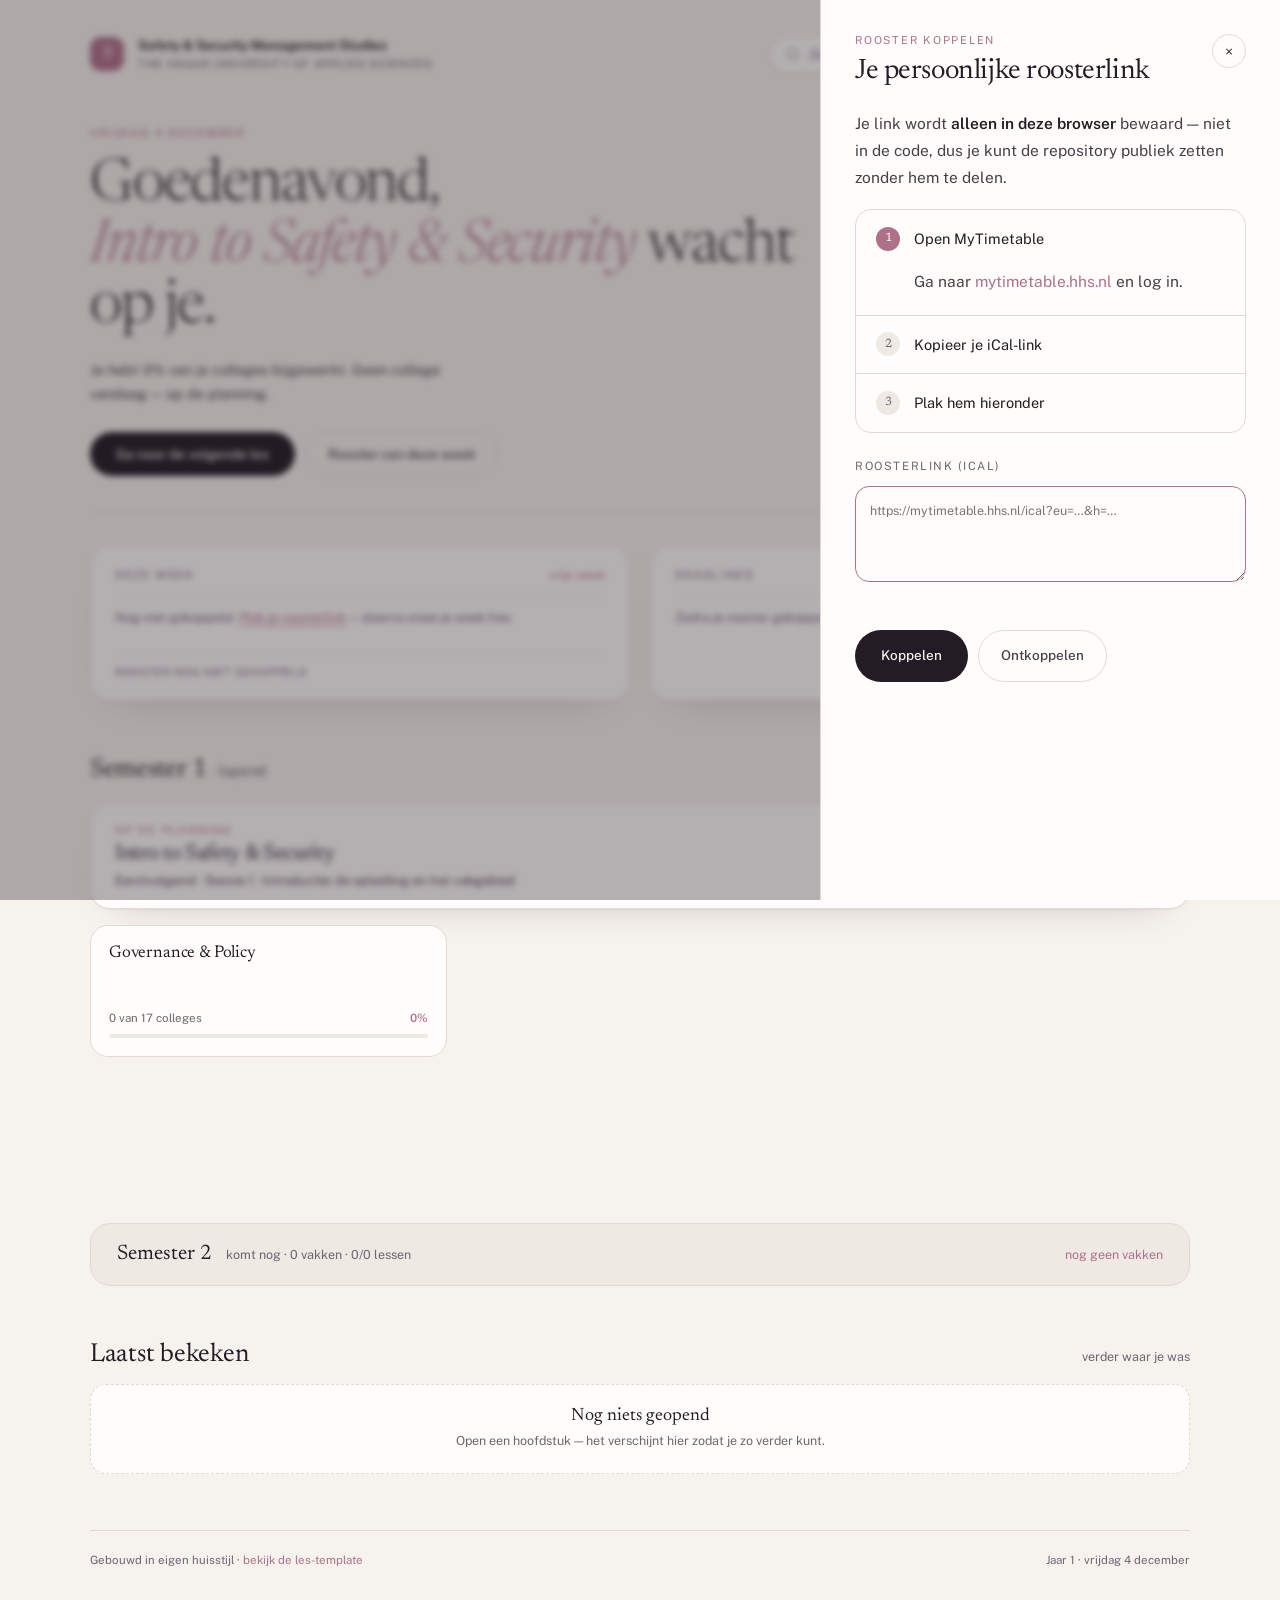
<file: index.html>
<!DOCTYPE html>
<html lang="nl">
<head>
<meta charset="UTF-8">
<meta name="robots" content="noindex, nofollow">
<meta name="viewport" content="width=device-width, initial-scale=1.0">
<title>SSMS · Leeromgeving</title>
<meta name="theme-color" content="#F6F2EE">
<meta name="apple-mobile-web-app-capable" content="yes">
<link rel="manifest" href="manifest.webmanifest">
<link rel="preconnect" href="https://fonts.googleapis.com">
<link rel="preconnect" href="https://fonts.gstatic.com" crossorigin>
<link href="https://fonts.googleapis.com/css2?family=Newsreader:ital,opsz,wght@0,6..72,300;0,6..72,400;0,6..72,500;1,6..72,300;1,6..72,400&family=Public+Sans:ital,wght@0,300;0,400;0,500;0,600;1,400&display=swap" rel="stylesheet">
<link rel="stylesheet" href="styles.css">
</head>
<body>
<div class="wrap">
  <div class="top">
    <div class="merk">
      <div class="zegel">S</div>
      <div>
        <b>Safety &amp; Security Management Studies</b>
        <span>The Hague University of Applied Sciences</span>
      </div>
    </div>
    <div class="tools">
      <div class="tools-groep" id="toolsGroep">
        <label class="zoek"><i></i><input id="zoek" type="search" placeholder="Zoek een vak of les" autocomplete="off"></label>
        <button class="rond" id="instellingen" aria-label="Rooster instellen" title="Rooster instellen">⚙</button>
        <button class="rond" id="modus" aria-label="Wissel licht en donker">☾</button>
      </div>
      <button class="rond tools-knop" id="toolsInklap" aria-label="Zoeken en knoppen inklappen" title="Inklappen" aria-expanded="true" aria-controls="toolsGroep">⌃</button>
    </div>
  </div>

  <div id="resultaten" hidden></div>

  <div class="hero">
    <div>
      <div class="datum" id="datum"></div>
      <h1 id="groet"></h1>
      <p id="subregel"></p>
      <div class="acties">
        <button class="btn" id="verder">Verder waar je stopte</button>
        <button class="btn leeg" id="naarRooster">Rooster van deze week</button>
      </div>
    </div>
    <div class="ring-blok">
      <svg class="ring" viewBox="0 0 64 64" width="104" height="104" aria-hidden="true">
        <circle class="baan" cx="32" cy="32" r="26" stroke-width="5"></circle>
        <circle class="waarde" id="totRing" cx="32" cy="32" r="26" stroke-width="5" stroke-dasharray="163.4" stroke-dashoffset="163.4"></circle>
      </svg>
      <div>
        <div class="cijfer" id="totCijfer">0%</div>
        <div class="sub" id="totTekst"></div>
      </div>
    </div>
  </div>

  <div class="duo">
    <div class="paneel">
      <div class="paneel-kop"><span class="label">Deze week</span><span class="telling" id="roosterTelling"></span></div>
      <div id="rooster"></div>
      <div class="rooster-status" id="roosterStatus">rooster ophalen…</div>
    </div>
    <div class="paneel">
      <div class="paneel-kop"><span class="label">Deadlines</span><span class="telling" id="dlTelling"></span></div>
      <div id="deadlines"></div>
    </div>
  </div>

  <div id="semesters"></div>

  <div class="sem-kop" style="margin-bottom:0;">
    <h2>Laatst bekeken</h2>
    <span class="stat">verder waar je was</span>
  </div>
  <div class="notities" id="notities"></div>

  <footer>
    <span>Gebouwd in eigen huisstijl · <a href="les.html?vak=voorbeeld&amp;les=les-1">bekijk de les-template</a></span>
    <span id="voetDatum"></span>
  </footer>
</div>

<div class="lade" id="feedLade" hidden>
  <div class="sluier" id="feedSluier"></div>
  <div class="blad" role="dialog" aria-modal="true" aria-labelledby="feedTitel">
    <div class="blad-kop">
      <div>
        <div class="kicker">Rooster koppelen</div>
        <h3 id="feedTitel">Je persoonlijke roosterlink</h3>
      </div>
      <button id="feedSluit" aria-label="Sluiten">×</button>
    </div>

    <div class="inhoud" style="margin-top:22px;">
      <p>Je link wordt <strong>alleen in deze browser</strong> bewaard — niet in de code, dus
      je kunt de repository publiek zetten zonder hem te delen.</p>

      <div class="stappen" style="margin:18px 0;">
        <details class="stap" open>
          <summary><span class="stap-nr">1</span><span>Open MyTimetable</span></summary>
          <div class="stap-body">Ga naar <a href="https://mytimetable.hhs.nl" target="_blank" rel="noopener">mytimetable.hhs.nl</a> en log in.</div>
        </details>
        <details class="stap">
          <summary><span class="stap-nr">2</span><span>Kopieer je iCal-link</span></summary>
          <div class="stap-body">Zoek de knop <em>Abonneren</em> of <em>Agenda toevoegen</em> en kies de iCal- of ICS-link. Kopieer die.</div>
        </details>
        <details class="stap">
          <summary><span class="stap-nr">3</span><span>Plak hem hieronder</span></summary>
          <div class="stap-body">Daarna verschijnen je vakken en colleges automatisch.</div>
        </details>
      </div>

      <label class="label" for="feedVeld">Roosterlink (iCal)</label>
      <textarea class="notitieveld" id="feedVeld" style="min-height:96px;margin-top:8px;font-size:12.5px;" placeholder="https://mytimetable.hhs.nl/ical?eu=…&amp;h=…"></textarea>
      <div class="feed-melding" id="feedMelding"></div>

      <div class="acties" style="margin-top:18px;">
        <button class="btn" id="feedOpslaan">Koppelen</button>
        <button class="btn leeg" id="feedWissen">Ontkoppelen</button>
      </div>
    </div>
  </div>
</div>

<div class="lade" id="lade" hidden>
  <div class="sluier" id="sluier"></div>
  <div class="blad" role="dialog" aria-modal="true" aria-labelledby="ladeTitel">
    <div class="blad-kop">
      <div>
        <div class="kicker" id="ladeSem"></div>
        <h3 id="ladeTitel"></h3>
      </div>
      <button id="sluit" aria-label="Sluiten">×</button>
    </div>
    <div class="blad-voortgang">
      <div class="balk"><i id="ladeBalk" style="width:0"></i></div>
      <span id="ladeLabel"></span>
    </div>
    <div id="ladeLessen"></div>
  </div>
</div>

<script src="rooster.js"></script>
<script src="app.js"></script>
<script src="lesblokken.js"></script>
<script src="lesstof.js"></script>
<script src="ssms-inhoud.js"></script>
<script src="intro-college-1.js"></script>
<script src="intro-college-3.js"></script>
<script src="intro-college-5.js"></script>
<script src="intro-midterm.js"></script>
<script src="intro-endterm.js"></script>
<script src="intro-h7.js"></script>
<script src="intro-h9.js"></script>
<script src="governance-college-1.js"></script>
<script src="governance-college-2.js"></script>
<script src="governance-college-3.js"></script>
<script src="governance-college-4.js"></script>
<script src="governance-college-5.js"></script>
<script src="governance-college-6.js"></script>
<script src="governance-college-7.js"></script>
<script src="governance-college-9.js"></script>
<script src="governance-midterm.js"></script>
<script src="ps-college-1.js"></script>
<script src="ps-college-2.js"></script>
<script src="ps-college-3.js"></script>
<script src="ps-college-4.js"></script>
<script src="ps-college-5.js"></script>
<script src="ps-college-6.js"></script>
<script src="ps-midterm-1.js"></script>
<script src="ps-midterm-2.js"></script>
<script src="drm-conceptlist-1.js"></script>
<script src="drm-conceptlist-2.js"></script>
<script src="drm-conceptlist-3.js"></script>
<script src="drm-college-1.js"></script>
<script src="drm-college-2.js"></script>
<script src="drm-college-4.js"></script>
<script src="drm-college-5.js"></script>
<script src="drm-h3.js"></script>
<script src="drm-h4.js"></script>
<script src="faw-college-1.js"></script>
<script src="faw-college-2.js"></script>
<script src="faw-summary.js"></script>
<script src="faw-college-3.js"></script>
<script src="faw-college-4.js"></script>
<script src="society-college-1.js"></script>
<script src="society-college-2.js"></script>
<script src="society-college-3.js"></script>
<script src="society-college-4.js"></script>
<script src="society-college-5.js"></script>
<script src="society-college-6.js"></script>
<script src="society-college-7.js"></script>
<script src="society-college-8.js"></script>
<script src="society-college-9.js"></script>
<script src="society-college-10.js"></script>
<script src="society-college-11.js"></script>
<script src="society-midterm.js"></script>
<script src="recap-society.js"></script>
<script src="overview-society.js"></script>
<script src="recap-professional-skills.js"></script>
<script src="recap-governance.js"></script>
<script src="overview-governance.js"></script>
<script src="recap-intro.js"></script>
<script src="overview-intro.js"></script>
<script src="vakken.js"></script>
</body>
</html>
</file>
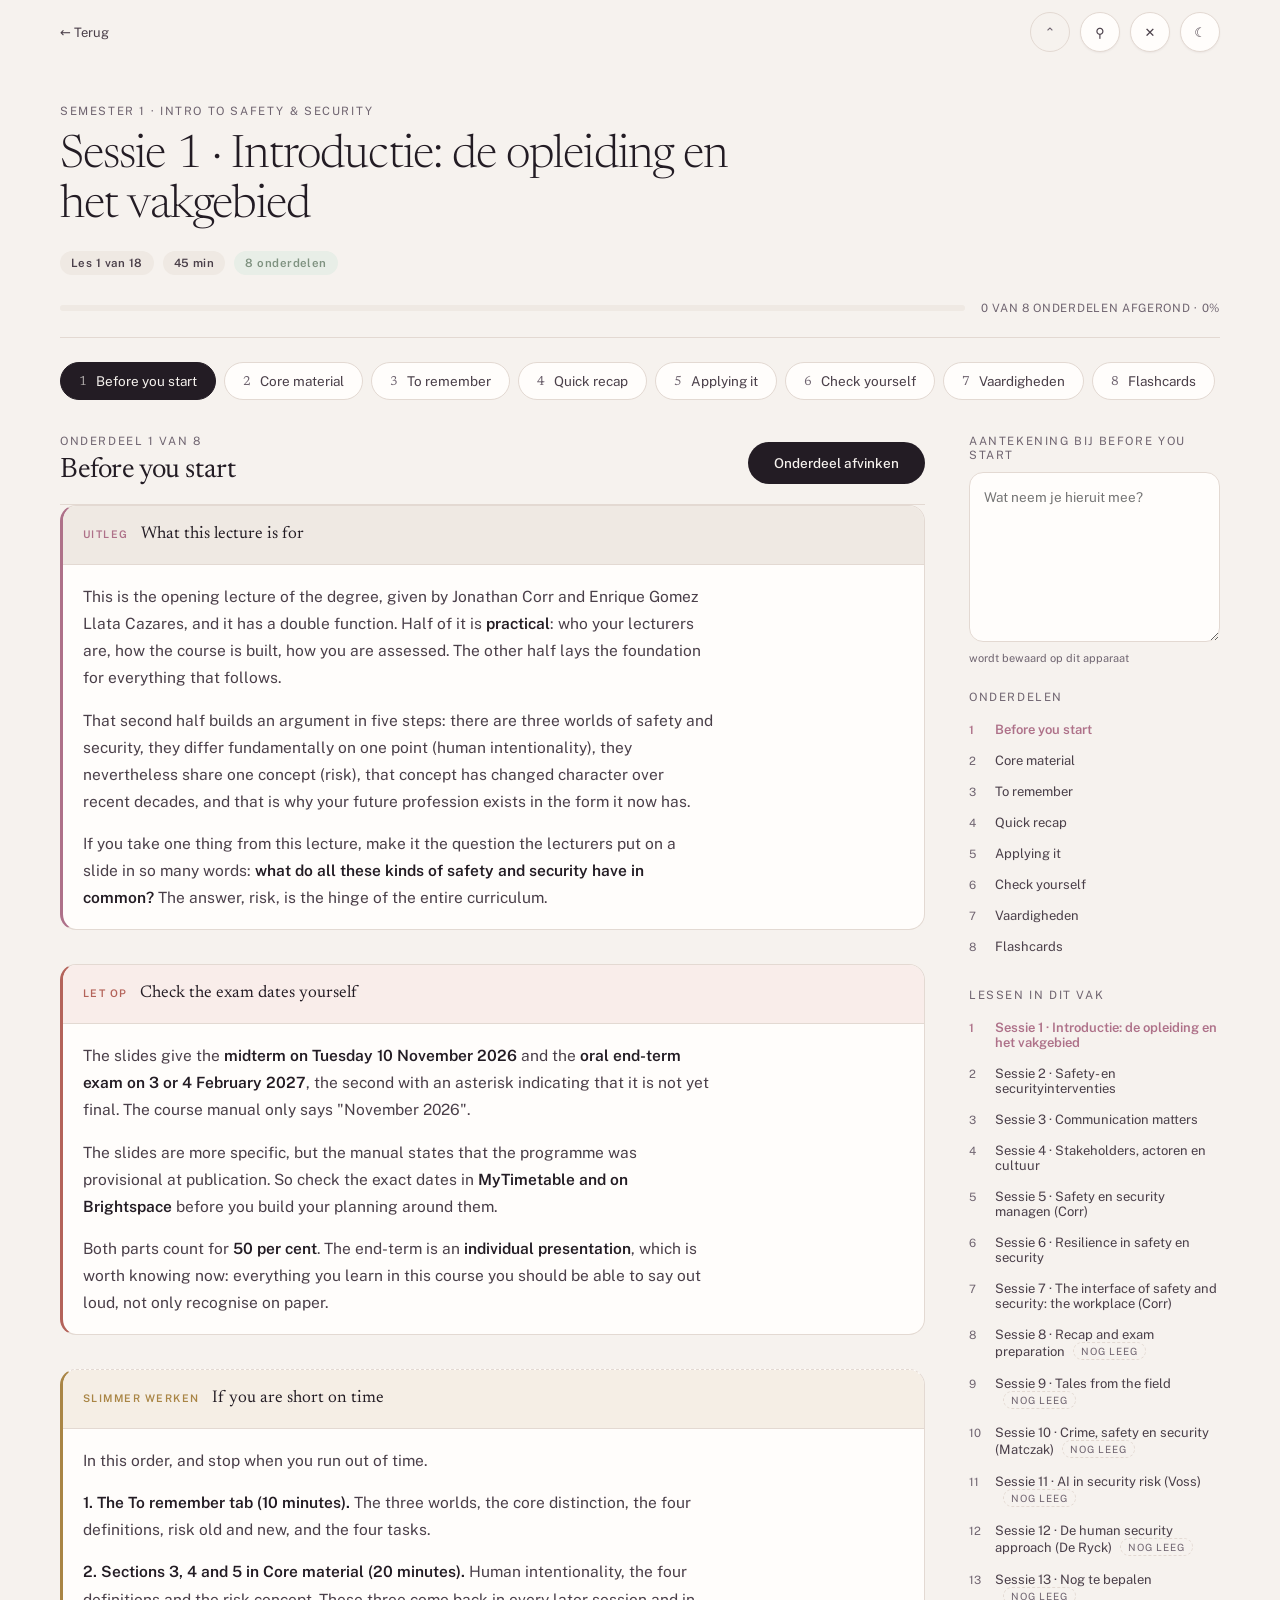
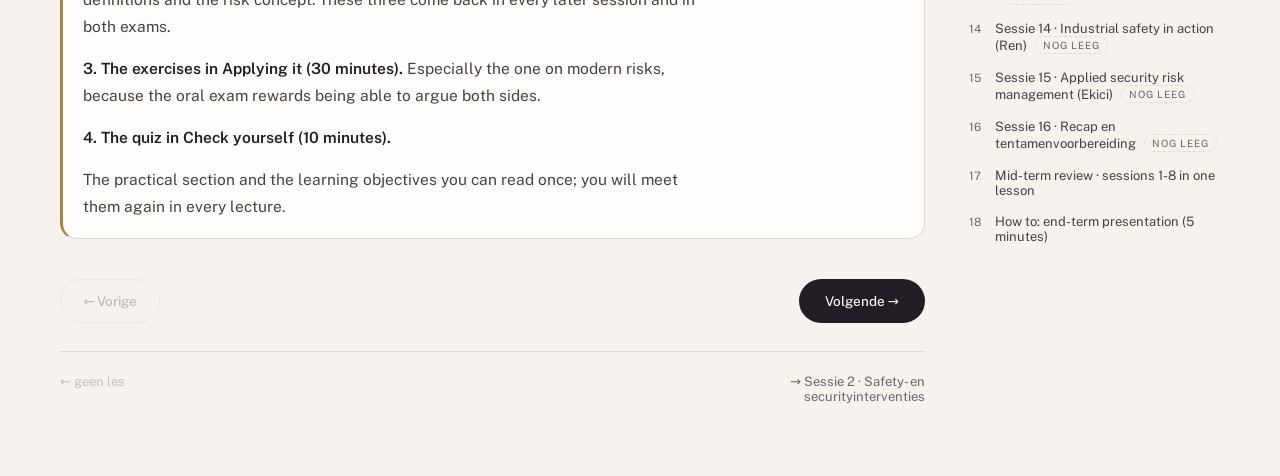
<file: les.html>
<!DOCTYPE html>
<html lang="nl">
<head>
<meta charset="UTF-8">
<meta name="robots" content="noindex, nofollow">
<meta name="viewport" content="width=device-width, initial-scale=1.0">
<title>Les · SSMS Leeromgeving</title>
<meta name="theme-color" content="#F6F2EE">
<link rel="manifest" href="manifest.webmanifest">
<link rel="preconnect" href="https://fonts.gstatic.com" crossorigin>
<link href="https://fonts.googleapis.com/css2?family=Newsreader:ital,opsz,wght@0,6..72,300;0,6..72,400;0,6..72,500;1,6..72,300;1,6..72,400&family=Public+Sans:ital,wght@0,300;0,400;0,500;0,600;1,400&display=swap" rel="stylesheet">
<link rel="stylesheet" href="styles.css">
</head>
<body class="lespagina">
<div class="wrap">
  <div class="les-top">
    <a class="terug" href="index.html">&larr; Terug</a>
    <div class="tools">
      <div class="tools-groep" id="toolsGroep">
      <div class="leszoek-veld" id="leszoekVeld" hidden>
        <i class="leszoek-icoon" aria-hidden="true"></i>
        <input type="search" id="zoekVeld" placeholder="Zoek een begrip in deze les" autocomplete="off" aria-label="Zoek in deze les">
        <button class="leszoek-wis" id="zoekWis" type="button" aria-label="Zoekveld leegmaken">&times;</button>
      </div>
      <button class="rond" id="zoekKnop" aria-label="Zoeken in deze les" title="Zoeken in deze les" aria-expanded="false">&#9906;</button>
      <button class="rond" id="menuKnop" aria-label="Menu in- of uitklappen" title="Menu in- of uitklappen">☰</button>
      <button class="rond" id="modus" aria-label="Wissel licht en donker">☾</button>
      </div>
    </div>
  </div>

  <div class="kruimel" id="kruimel"></div>
  <h1 class="les-titel" id="titel">Les laden…</h1>
  <div class="les-meta" id="meta"></div>

  <div class="voortgang-strip">
    <div class="voortgang-balk"><i id="lesBalk" style="width:0"></i></div>
    <span class="voortgang-tekst" id="lesVoortgang"></span>
  </div>

  <div class="leszoek" id="leszoek" hidden>
    <div class="leszoek-uit" id="zoekUit" hidden></div>
  </div>

  <nav class="tabs" id="tabs" aria-label="Onderdelen van deze les"></nav>

  <div class="les-body" id="lesBody">
    <div>
      <div class="tab-kop">
        <div>
          <div class="label" id="tabLabel"></div>
          <h2 class="tab-titel" id="tabTitel"></h2>
        </div>
        <button class="btn af-knop" id="tabAf">Onderdeel afvinken</button>
      </div>

      <div class="inhoud" id="inhoud"></div>

      <div class="tab-nav">
        <button class="btn leeg" id="tabVorige">&larr; Vorige</button>
        <button class="btn" id="tabVolgende">Volgende &rarr;</button>
      </div>

      <div class="les-nav">
        <a id="vorigeLink" class="leeg" href="#">&larr; Vorige les</a>
        <a id="volgendeLink" class="leeg" href="#" style="text-align:right;">Volgende les &rarr;</a>
      </div>
    </div>

    <aside class="zijkolom" id="zijkolom">
      <div class="zij-blok">
        <span class="label">Aantekening bij <span id="notitieTab">dit onderdeel</span></span>
        <textarea class="notitieveld" id="notitie" placeholder="Wat neem je hieruit mee?"></textarea>
        <span class="opslag" id="opslag">wordt bewaard op dit apparaat</span>
      </div>
      <div class="zij-blok">
        <span class="label">Onderdelen</span>
        <div id="tablijst" class="tablijst"></div>
      </div>
      <div class="zij-blok">
        <span class="label">Lessen in dit vak</span>
        <div id="vaklijst"></div>
      </div>
    </aside>
  </div>
</div>

<div class="melding" id="melding" hidden></div>

<script src="rooster.js"></script>
<script src="app.js"></script>
<script src="lesblokken.js"></script>
<script src="lesstof.js"></script>
<script src="ssms-inhoud.js"></script>
<script src="intro-college-1.js"></script>
<script src="intro-college-3.js"></script>
<script src="intro-college-5.js"></script>
<script src="intro-midterm.js"></script>
<script src="intro-endterm.js"></script>
<script src="intro-h7.js"></script>
<script src="intro-h9.js"></script>
<script src="governance-college-1.js"></script>
<script src="governance-college-2.js"></script>
<script src="governance-college-3.js"></script>
<script src="governance-college-4.js"></script>
<script src="governance-college-5.js"></script>
<script src="governance-college-6.js"></script>
<script src="governance-college-7.js"></script>
<script src="governance-college-9.js"></script>
<script src="governance-midterm.js"></script>
<script src="ps-college-1.js"></script>
<script src="ps-college-2.js"></script>
<script src="ps-college-3.js"></script>
<script src="ps-college-4.js"></script>
<script src="ps-college-5.js"></script>
<script src="ps-college-6.js"></script>
<script src="ps-midterm-1.js"></script>
<script src="ps-midterm-2.js"></script>
<script src="drm-conceptlist-1.js"></script>
<script src="drm-conceptlist-2.js"></script>
<script src="drm-conceptlist-3.js"></script>
<script src="drm-college-1.js"></script>
<script src="drm-college-2.js"></script>
<script src="drm-college-4.js"></script>
<script src="drm-college-5.js"></script>
<script src="drm-h3.js"></script>
<script src="drm-h4.js"></script>
<script src="faw-college-1.js"></script>
<script src="faw-college-2.js"></script>
<script src="faw-summary.js"></script>
<script src="faw-college-3.js"></script>
<script src="faw-college-4.js"></script>
<script src="society-college-1.js"></script>
<script src="society-college-2.js"></script>
<script src="society-college-3.js"></script>
<script src="society-college-4.js"></script>
<script src="society-college-5.js"></script>
<script src="society-college-6.js"></script>
<script src="society-college-7.js"></script>
<script src="society-college-8.js"></script>
<script src="society-college-9.js"></script>
<script src="society-college-10.js"></script>
<script src="society-college-11.js"></script>
<script src="society-midterm.js"></script>
<script src="recap-society.js"></script>
<script src="overview-society.js"></script>
<script src="recap-professional-skills.js"></script>
<script src="recap-governance.js"></script>
<script src="overview-governance.js"></script>
<script src="recap-intro.js"></script>
<script src="overview-intro.js"></script>
<script src="vakken.js"></script>
<script src="les.js"></script>
<script src="lesextra.js"></script>
</body>
</html>
</file>
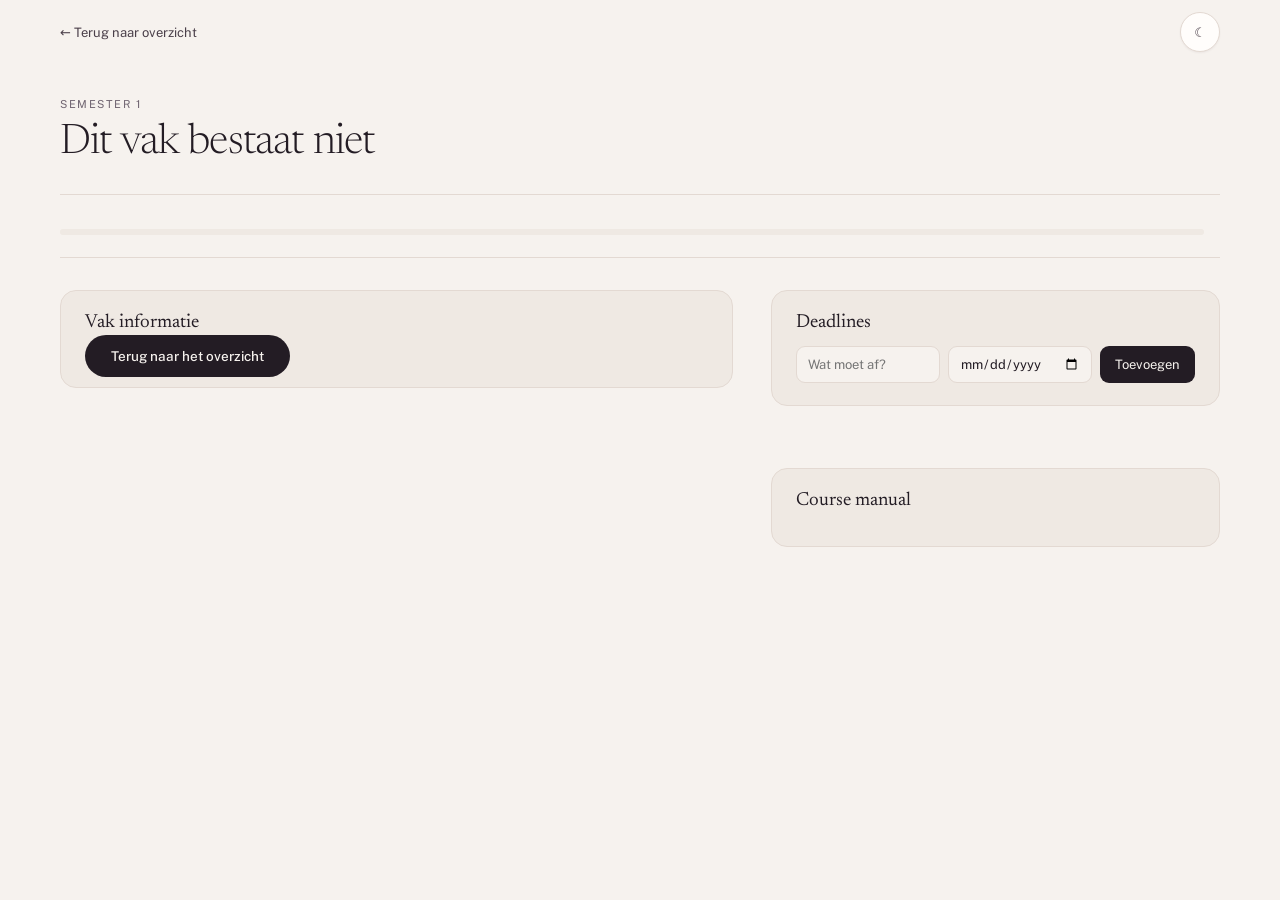
<file: vak.html>
<!DOCTYPE html>
<html lang="nl">
<head>
<meta charset="UTF-8">
<meta name="robots" content="noindex, nofollow">
<meta name="viewport" content="width=device-width, initial-scale=1.0">
<title>Vak · SSMS Leeromgeving</title>
<meta name="theme-color" content="#F6F2EE">
<link rel="manifest" href="manifest.webmanifest">
<link rel="preconnect" href="https://fonts.gstatic.com" crossorigin>
<link href="https://fonts.googleapis.com/css2?family=Newsreader:ital,opsz,wght@0,6..72,300;0,6..72,400;0,6..72,500;1,6..72,300;1,6..72,400&family=Public+Sans:ital,wght@0,300;0,400;0,500;0,600;1,400&display=swap" rel="stylesheet">
<link rel="stylesheet" href="styles.css">
</head>
<body class="lespagina">
<div class="wrap">
  <div class="les-top">
    <a class="terug" href="index.html">&larr; Terug naar overzicht</a>
    <div class="tools">
      <button class="rond" id="modus" aria-label="Wissel licht en donker">☾</button>
    </div>
  </div>

  <div class="vak-hero">
    <div class="kicker" id="vakKicker">Semester 1</div>
    <h1 id="vakTitel">Vak laden…</h1>
    <div class="les-meta" id="vakMeta"></div>
  </div>

  <div class="voortgang-strip">
    <div class="voortgang-balk"><i id="vakBalk" style="width:0"></i></div>
    <span class="voortgang-tekst" id="vakVoortgang"></span>
  </div>

  <div class="vak-grid" style="margin-top:32px;">
    <div class="vak-kolom vak-hoofd">
      <div class="vak-blok">
        <h2>Vak informatie</h2>
        <div id="hoofdstukken"></div>
      </div>
    </div>

    <aside class="vak-kolom vak-dl">
      <div class="vak-blok">
        <h2>Deadlines</h2>
        <div id="deadlines"></div>
        <div class="dl-form">
          <input type="text" id="dlTitel" placeholder="Wat moet af?" autocomplete="off">
          <input type="date" id="dlDatum">
          <button type="button" id="dlToevoegen">Toevoegen</button>
        </div>
      </div>
    </aside>

    <aside class="vak-kolom vak-man">
      <div class="vak-blok" id="manualBlok">
        <h2>Course manual</h2>
        <div id="manual"></div>
      </div>
    </aside>
  </div>
</div>

<div class="melding" id="melding" hidden></div>

<script src="rooster.js"></script>
<script src="app.js"></script>
<script src="lesblokken.js"></script>
<script src="lesstof.js"></script>
<script src="ssms-inhoud.js"></script>
<script src="intro-college-1.js"></script>
<script src="intro-college-3.js"></script>
<script src="intro-college-5.js"></script>
<script src="intro-midterm.js"></script>
<script src="intro-endterm.js"></script>
<script src="intro-h7.js"></script>
<script src="intro-h9.js"></script>
<script src="governance-college-1.js"></script>
<script src="governance-college-2.js"></script>
<script src="governance-college-3.js"></script>
<script src="governance-college-4.js"></script>
<script src="governance-college-5.js"></script>
<script src="governance-college-6.js"></script>
<script src="governance-college-7.js"></script>
<script src="governance-college-9.js"></script>
<script src="governance-midterm.js"></script>
<script src="ps-college-1.js"></script>
<script src="ps-college-2.js"></script>
<script src="ps-college-3.js"></script>
<script src="ps-college-4.js"></script>
<script src="ps-college-5.js"></script>
<script src="ps-college-6.js"></script>
<script src="ps-midterm-1.js"></script>
<script src="ps-midterm-2.js"></script>
<script src="drm-conceptlist-1.js"></script>
<script src="drm-conceptlist-2.js"></script>
<script src="drm-conceptlist-3.js"></script>
<script src="drm-college-1.js"></script>
<script src="drm-college-2.js"></script>
<script src="drm-college-4.js"></script>
<script src="drm-college-5.js"></script>
<script src="drm-h3.js"></script>
<script src="drm-h4.js"></script>
<script src="faw-college-1.js"></script>
<script src="faw-college-2.js"></script>
<script src="faw-summary.js"></script>
<script src="faw-college-3.js"></script>
<script src="faw-college-4.js"></script>
<script src="society-college-1.js"></script>
<script src="society-college-2.js"></script>
<script src="society-college-3.js"></script>
<script src="society-college-4.js"></script>
<script src="society-college-5.js"></script>
<script src="society-college-6.js"></script>
<script src="society-college-7.js"></script>
<script src="society-college-8.js"></script>
<script src="society-college-9.js"></script>
<script src="society-college-10.js"></script>
<script src="society-college-11.js"></script>
<script src="society-midterm.js"></script>
<script src="recap-society.js"></script>
<script src="overview-society.js"></script>
<script src="recap-professional-skills.js"></script>
<script src="recap-governance.js"></script>
<script src="overview-governance.js"></script>
<script src="recap-intro.js"></script>
<script src="overview-intro.js"></script>
<script src="vakken.js"></script>
<script src="vak.js"></script>
</body>
</html>
</file>
<file: styles.css>
:root{
    --paper:#F6F2EE; --paper2:#EFE9E3; --surface:#FFFDFB;
    --ink:#231C24; --ink2:#4A3F49; --muted:#6F6470; --line:#E3D9D2;
    --accent:#AE7189; --accent-soft:#F3E5EA; --sage:#7F9280; --sage-soft:#E8EEE7;
    --shadow:0 1px 2px rgba(35,28,36,.05), 0 18px 40px -28px rgba(35,28,36,.28);
    --serif:"Newsreader",Georgia,serif;
    --sans:"Public Sans",system-ui,-apple-system,sans-serif;
  }
  html[data-mode="dark"]{
    --paper:#171316; --paper2:#1F191E; --surface:#211B21;
    --ink:#F4EDEF; --ink2:#D3C6CC; --muted:#A2949B; --line:#332A31;
    --accent:#D69AAF; --accent-soft:#33242B; --sage:#9CB39C; --sage-soft:#232B24;
    --shadow:0 1px 2px rgba(0,0,0,.4), 0 24px 50px -30px rgba(0,0,0,.8);
  }
  *{box-sizing:border-box;}
  [hidden]{display:none !important;}
  body{
    margin:0;font-family:var(--sans);background:var(--paper);color:var(--ink);
    -webkit-font-smoothing:antialiased;transition:background .4s ease,color .4s ease;
  }
  a{color:var(--accent);text-decoration:none;}
  a:hover{color:var(--ink);}
  button{font:inherit;}
  @keyframes rise{from{opacity:0;transform:translateY(14px);}to{opacity:1;transform:none;}}
  @keyframes fadein{from{opacity:0;}to{opacity:1;}}
  .wrap{max-width:1180px;margin:0 auto;padding:0 40px 72px;}

  /* ---- topbalk ---- */
  .top{display:flex;align-items:center;justify-content:space-between;gap:24px;padding:34px 0 0;animation:fadein .6s ease both;}
  .merk{display:flex;align-items:center;gap:14px;}
  .zegel{width:34px;height:34px;border-radius:11px;background:var(--accent);display:grid;place-items:center;color:var(--surface);font-family:var(--serif);font-size:17px;line-height:1;padding-bottom:2px;}
  .merk b{font-size:13.5px;font-weight:600;display:block;}
  .merk span{font-size:11.5px;color:var(--muted);letter-spacing:.06em;text-transform:uppercase;}
  .tools{display:flex;align-items:center;gap:10px;}
  .zoek{display:flex;align-items:center;gap:9px;background:var(--surface);border:1px solid var(--line);border-radius:999px;padding:9px 16px;width:270px;box-shadow:var(--shadow);}
  .zoek i{width:11px;height:11px;border:1.5px solid var(--muted);border-radius:50%;flex:none;}
  .zoek input{border:none;outline:none;background:none;font:inherit;font-size:13px;color:var(--ink);width:100%;}
  .zoek input::placeholder{color:var(--muted);}
  /* Groep met zoekbalk en knoppen; de pijlknop klapt hem in. */
  .tools-groep{display:flex;align-items:center;gap:10px;min-width:0;}
  .tools-groep.dicht{display:none;}
  .tools-knop{font-size:15px;line-height:1;transition:transform .2s ease,color .2s ease;}
  .tools-knop.dicht{transform:rotate(180deg);}
  .rond{width:40px;height:40px;border-radius:999px;border:1px solid var(--line);background:var(--surface);color:var(--ink2);cursor:pointer;font-size:13px;box-shadow:var(--shadow);transition:transform .2s ease,color .2s ease;}
  .rond:hover{transform:translateY(-1px);color:var(--accent);}

  /* ---- zoekresultaten ---- */
  #resultaten{margin-top:26px;background:var(--surface);border:1px solid var(--line);border-radius:20px;padding:10px;box-shadow:var(--shadow);animation:rise .35s ease both;}
  #resultaten[hidden]{display:none;}
  .res{display:flex;align-items:baseline;justify-content:space-between;gap:16px;padding:13px 16px;border-radius:14px;cursor:pointer;transition:background .18s ease;}
  .res:hover{background:var(--paper2);}
  .res b{font-family:var(--serif);font-size:17px;font-weight:400;}
  .res span{font-size:11.5px;color:var(--muted);letter-spacing:.04em;}

  /* ---- hero ---- */
  .hero{display:grid;grid-template-columns:1.35fr .65fr;gap:56px;align-items:end;padding:52px 0 34px;border-bottom:1px solid var(--line);animation:rise .7s ease both;}
  .datum{font-size:11.5px;letter-spacing:.16em;text-transform:uppercase;color:var(--accent);margin-bottom:16px;}
  .hero h1{margin:0;font-family:var(--serif);font-weight:300;font-size:clamp(34px,4.6vw,60px);line-height:1.04;letter-spacing:-.02em;text-wrap:pretty;}
  .hero h1 em{font-style:italic;color:var(--accent);}
  .hero p{margin:18px 0 0;max-width:44ch;font-size:14.5px;line-height:1.65;color:var(--ink2);text-wrap:pretty;}
  .acties{display:flex;flex-wrap:wrap;gap:10px;margin-top:26px;}
  .btn{border:none;border-radius:999px;background:var(--ink);color:var(--paper);font-size:13.5px;font-weight:500;padding:13px 26px;cursor:pointer;transition:transform .2s ease,opacity .2s ease;}
  .btn:hover{transform:translateY(-2px);opacity:.9;}
  .btn.leeg{background:none;border:1px solid var(--line);color:var(--ink2);padding:13px 22px;}
  .btn.leeg:hover{border-color:var(--accent);color:var(--accent);transform:none;}
  .ring-blok{display:flex;align-items:center;gap:20px;justify-self:end;}
  .ring{transform:rotate(-90deg);flex:none;}
  .ring circle{fill:none;}
  .ring .baan{stroke:var(--line);}
  .ring .waarde{stroke:var(--accent);stroke-linecap:round;transition:stroke-dashoffset .8s cubic-bezier(.2,.8,.2,1);}
  .ring-blok .cijfer{font-family:var(--serif);font-size:34px;line-height:1;letter-spacing:-.02em;}
  .ring-blok .sub{font-size:12.5px;color:var(--muted);margin-top:6px;line-height:1.5;}

  /* ---- panelen ---- */
  .duo{display:grid;grid-template-columns:1fr 1fr;gap:20px;margin-top:34px;}
  .paneel{background:var(--surface);border:1px solid var(--line);border-radius:20px;padding:22px 24px;box-shadow:var(--shadow);animation:rise .85s ease both;}
  .paneel-kop{display:flex;align-items:baseline;justify-content:space-between;margin-bottom:14px;}
  .label{font-size:11.5px;letter-spacing:.14em;text-transform:uppercase;color:var(--muted);}
  .paneel-kop .telling{font-size:11.5px;color:var(--accent);}
  .regel{display:grid;grid-template-columns:62px 1fr auto;gap:14px;align-items:center;padding:11px 0;border-top:1px solid var(--line);}
  .regel .tijd{font-family:var(--serif);font-size:15px;color:var(--ink2);}
  .regel .titel{font-size:13.5px;}
  .regel .plek{font-size:11.5px;color:var(--muted);}
  .regel[data-vak]{cursor:pointer;}
  .regel[data-vak]:hover .titel{color:var(--accent);}
  .regel.bezig{position:relative;}
  .regel.bezig .tijd{color:var(--accent);}
  .regel.bezig .titel{font-weight:600;}
  .regel.bezig::before{content:"";position:absolute;left:-14px;top:50%;width:5px;height:5px;border-radius:50%;background:var(--accent);transform:translateY(-50%);}
  .regel.voorbij .tijd,.regel.voorbij .titel{opacity:.45;}
  .dl{display:grid;grid-template-columns:auto 1fr auto;gap:12px;align-items:center;padding:11px 0;border-top:1px solid var(--line);}
  .tekstknop{background:none;border:none;padding:0;font:inherit;font-size:13px;color:var(--accent);cursor:pointer;text-decoration:underline;text-underline-offset:3px;}
  .tekstknop:hover{color:var(--ink);}
  .feed-melding{margin-top:10px;font-size:12.5px;line-height:1.5;min-height:1em;}
  .feed-melding.fout{color:#B4635A;}
  .feed-melding.goed{color:var(--sage);}
  .rooster-status{margin-top:14px;padding-top:12px;border-top:1px solid var(--line);font-size:11px;letter-spacing:.06em;text-transform:uppercase;color:var(--muted);}
  .dl .titel{font-size:13.5px;}
  .dl .vak{font-size:11.5px;color:var(--muted);margin-top:2px;}
  .dl .wanneer{display:flex;flex-direction:column;align-items:flex-end;gap:4px;}
  .dl .wanneer .dl-datum{font-size:11px;color:var(--muted);white-space:nowrap;text-transform:none;letter-spacing:0;margin:0;}
  .pil{font-size:11.5px;font-weight:600;letter-spacing:.04em;padding:5px 11px;border-radius:999px;white-space:nowrap;background:var(--paper2);color:var(--ink2);}
  .pil.nu{background:var(--accent-soft);color:var(--accent);}
  .pil.rustig{background:var(--sage-soft);color:var(--sage);}
  .pil.open{background:transparent;border:1px dashed var(--line);color:var(--muted);font-weight:400;}
  .niet-uit{display:inline-block;margin-left:8px;font-size:10px;letter-spacing:.1em;text-transform:uppercase;color:var(--muted);border:1px dashed var(--line);border-radius:99px;padding:2px 7px;vertical-align:1px;}

  /* ---- semester ---- */
  .sem-kop{display:flex;align-items:baseline;justify-content:space-between;margin:56px 0 20px;}
  .sem-kop h2{margin:0;font-family:var(--serif);font-weight:400;font-size:26px;letter-spacing:-.01em;}
  .sem-kop h2 span{color:var(--muted);font-size:15px;font-family:var(--sans);}
  .sem-kop .stat{font-size:12.5px;color:var(--muted);}
  .mozaiek{display:grid;grid-template-columns:1.02fr .98fr;gap:20px;}
  .held{position:relative;overflow:hidden;background:var(--surface);border:1px solid var(--line);border-radius:24px;padding:30px 32px;cursor:pointer;box-shadow:var(--shadow);display:flex;flex-direction:column;justify-content:space-between;min-height:290px;transition:transform .25s ease;animation:rise 1s ease both;}
  .held:hover{transform:translateY(-3px);}
  .held .bol{position:absolute;top:-90px;right:-70px;width:260px;height:260px;border-radius:50%;background:var(--accent-soft);}
  .held .binnen{position:relative;}
  .held .kicker{font-size:11px;letter-spacing:.16em;text-transform:uppercase;color:var(--accent);}
  .held h3{margin:12px 0 0;font-family:var(--serif);font-weight:400;font-size:32px;line-height:1.12;letter-spacing:-.015em;max-width:15ch;}
  .held .volgende{font-size:13.5px;color:var(--ink2);margin-top:14px;}
  .held .voet{position:relative;display:flex;align-items:center;gap:18px;margin-top:26px;}
  .held .voet .groot{font-size:15px;font-weight:500;}
  .held .voet .klein{font-size:12.5px;color:var(--muted);margin-top:3px;}
  .tegels{display:grid;grid-template-columns:1fr 1fr;gap:14px;}
  .tegel{background:var(--surface);border:1px solid var(--line);border-radius:18px;padding:18px;cursor:pointer;display:flex;flex-direction:column;justify-content:space-between;min-height:132px;transition:transform .22s ease,border-color .22s ease;animation:rise 1.05s ease both;}
  .tegel:hover{transform:translateY(-3px);border-color:var(--accent);}
  .tegel .vaknaam{font-family:var(--serif);font-size:17px;line-height:1.22;letter-spacing:-.01em;}
  .tegel .meta{display:flex;align-items:baseline;justify-content:space-between;font-size:11.5px;color:var(--muted);}
  .tegel .meta b{font-weight:600;color:var(--accent);}
  .tegel .meta b.klaar{color:var(--sage);}
  .balk{height:4px;border-radius:99px;background:var(--paper2);margin-top:9px;overflow:hidden;}
  .balk i{display:block;height:100%;border-radius:99px;background:var(--accent);transition:width .6s ease;}
  .balk i.klaar{background:var(--sage);}

  .archief{margin-top:20px;background:var(--paper2);border:1px solid var(--line);border-radius:20px;overflow:hidden;}
  .archief-kop{display:flex;align-items:center;justify-content:space-between;gap:16px;padding:20px 26px;cursor:pointer;background:none;border:none;width:100%;text-align:left;color:inherit;}
  .archief-kop b{font-family:var(--serif);font-size:21px;font-weight:400;}
  .archief-kop .sub{font-size:12.5px;color:var(--muted);margin-left:14px;}
  .archief-kop .actie{font-size:12.5px;color:var(--accent);}
  .archief-lijst{display:grid;grid-template-columns:repeat(3,1fr);gap:12px;padding:0 26px 26px;animation:rise .4s ease both;}
  .archief-lijst[hidden]{display:none;}
  .mini{background:var(--surface);border:1px solid var(--line);border-radius:14px;padding:14px 16px;cursor:pointer;display:flex;align-items:center;justify-content:space-between;gap:12px;transition:border-color .2s ease;}
  .mini:hover{border-color:var(--accent);}
  .mini span{font-size:13.5px;line-height:1.3;}
  .mini b{font-size:11px;color:var(--sage);font-weight:600;white-space:nowrap;}

  /* ---- notities ---- */
  .notities{display:grid;grid-template-columns:repeat(3,1fr);gap:14px;margin-top:16px;}
  .notitie{background:var(--surface);border:1px solid var(--line);border-left:2px solid var(--accent);border-radius:6px 16px 16px 6px;padding:18px 20px;cursor:pointer;transition:transform .22s ease;}
  .notitie:hover{transform:translateY(-2px);}
  .notitie .vak{font-size:11px;letter-spacing:.12em;text-transform:uppercase;color:var(--muted);}
  .notitie .titel{font-family:var(--serif);font-size:16.5px;line-height:1.3;margin-top:9px;}
  .notitie .tekst{font-size:12.5px;color:var(--ink2);margin-top:8px;line-height:1.55;}

  footer{margin-top:56px;padding-top:22px;border-top:1px solid var(--line);display:flex;justify-content:space-between;gap:16px;font-size:11.5px;color:var(--muted);}

  /* ---- detailpaneel ---- */
  .lade{position:fixed;inset:0;z-index:40;display:flex;justify-content:flex-end;}
  .lade[hidden]{display:none;}
  .sluier{position:absolute;inset:0;background:rgba(35,28,36,.34);backdrop-filter:blur(3px);animation:fadein .3s ease both;}
  .blad{position:relative;width:min(460px,92vw);height:100%;overflow:auto;background:var(--surface);border-left:1px solid var(--line);padding:34px 34px 44px;animation:rise .34s cubic-bezier(.2,.8,.2,1) both;}
  .blad-kop{display:flex;align-items:flex-start;justify-content:space-between;gap:16px;}
  .blad-kop .kicker{font-size:11px;letter-spacing:.16em;text-transform:uppercase;color:var(--accent);}
  .blad-kop h3{margin:10px 0 0;font-family:var(--serif);font-weight:400;font-size:28px;line-height:1.14;letter-spacing:-.015em;}
  .blad-kop button{border:1px solid var(--line);background:none;color:var(--ink2);width:34px;height:34px;border-radius:999px;cursor:pointer;font-size:15px;line-height:1;flex:none;}
  .blad-kop button:hover{border-color:var(--accent);color:var(--accent);}
  .blad-voortgang{display:flex;align-items:center;gap:14px;margin-top:22px;padding-bottom:20px;border-bottom:1px solid var(--line);}
  .blad-voortgang .balk{flex:1;height:5px;margin:0;}
  .blad-voortgang span{font-size:12.5px;color:var(--muted);white-space:nowrap;}
  .les{display:flex;align-items:flex-start;gap:14px;padding:16px 0;border-bottom:1px solid var(--line);}
  .les-link{flex:1;color:inherit;text-decoration:none;}
  .les-link:hover .titel{color:var(--accent);}
  .les-link .meta{display:block;}
  .les .vink{cursor:pointer;padding:0;width:19px;height:19px;background:none;border-radius:6px;border:1.5px solid var(--line);display:grid;place-items:center;flex:none;margin-top:2px;font-size:11px;color:var(--surface);transition:background .2s ease,border-color .2s ease;}
  .les.af .vink{background:var(--accent);border-color:var(--accent);}
  .les .titel{font-size:14px;line-height:1.4;display:block;}
  .les.af .titel{color:var(--muted);text-decoration:line-through;}
  .les .meta{font-size:11.5px;color:var(--muted);margin-top:4px;}
  .leegmelding{margin-top:26px;background:var(--surface);padding:22px;border:1px dashed var(--line);border-radius:16px;text-align:center;}
  .leegmelding b{font-family:var(--serif);font-size:18px;font-weight:400;display:block;}
  .leegmelding span{font-size:12.5px;color:var(--muted);margin-top:6px;line-height:1.6;display:block;}

  @media (max-width:1040px){
    .wrap{padding:0 26px 64px;}
    .hero{gap:32px;}
    .mozaiek{grid-template-columns:1fr;}
    .tegels{grid-template-columns:1fr 1fr 1fr;}
    .archief-lijst{grid-template-columns:1fr 1fr;}
  }
  @media (max-width:760px){
    .wrap{padding:0 18px 64px;}
    .top{flex-direction:column;align-items:stretch;gap:14px;}
    .tools{justify-content:space-between;gap:10px;}
    .tools-groep{flex:1;justify-content:space-between;}
    .zoek{width:100%;}
    .hero{grid-template-columns:1fr;gap:28px;padding:34px 0 26px;}
    .ring-blok{justify-self:start;}
    .duo,.tegels,.notities,.archief-lijst{grid-template-columns:1fr;}
    footer{flex-direction:column;}
  }

/* ============================================================
   LESPAGINA
   ============================================================ */
.lespagina .wrap{max-width:1240px;}
.les-top{display:flex;align-items:center;justify-content:space-between;gap:20px;padding:28px 0 0;}
.terug{display:inline-flex;align-items:center;gap:9px;font-size:13px;color:var(--ink2);}
.terug:hover{color:var(--accent);}
.kruimel{font-size:11.5px;letter-spacing:.14em;text-transform:uppercase;color:var(--muted);margin-top:40px;}
.kruimel a{color:var(--muted);}
.kruimel a:hover{color:var(--accent);}
.les-titel{margin:14px 0 0;font-family:var(--serif);font-weight:300;font-size:clamp(30px,3.6vw,46px);line-height:1.08;letter-spacing:-.02em;max-width:26ch;text-wrap:pretty;}
.les-meta{display:flex;flex-wrap:wrap;gap:9px;margin-top:20px;}

/* voortgangsstrip */
.voortgang-strip{display:flex;align-items:center;gap:16px;margin-top:26px;padding-bottom:22px;border-bottom:1px solid var(--line);}
.voortgang-balk{flex:1;height:6px;border-radius:99px;background:var(--paper2);overflow:hidden;}
.voortgang-balk i{display:block;height:100%;border-radius:99px;background:var(--accent);transition:width .5s cubic-bezier(.2,.8,.2,1);}
.voortgang-tekst{font-size:11.5px;letter-spacing:.06em;text-transform:uppercase;color:var(--muted);white-space:nowrap;}

/* tabbladen */
.tabs{display:flex;flex-wrap:wrap;gap:8px;margin-top:24px;}
.tab{display:inline-flex;align-items:center;gap:9px;border:1px solid var(--line);background:var(--surface);color:var(--ink2);border-radius:999px;padding:10px 18px;font-size:13.5px;cursor:pointer;transition:border-color .2s ease,color .2s ease,background .2s ease;}
.tab:hover{border-color:var(--accent);color:var(--accent);}
.tab .tab-nr{font-family:var(--serif);font-size:13px;color:var(--muted);}
.tab.nu{background:var(--ink);border-color:var(--ink);color:var(--paper);}
.tab.nu .tab-nr{color:var(--paper);opacity:.65;}
.tab.af:not(.nu){border-color:var(--accent);color:var(--accent);}
.tab .tab-vink{font-size:11px;}

/* body */
.les-body{display:grid;grid-template-columns:minmax(0,1.55fr) minmax(0,.45fr);gap:44px;margin-top:34px;align-items:start;}
.les-body.menu-uit{grid-template-columns:minmax(0,1fr);}
.les-body.menu-uit .zijkolom{display:none;}
.tab-kop{display:flex;align-items:flex-end;justify-content:space-between;gap:20px;padding-bottom:20px;border-bottom:1px solid var(--line);}
.tab-titel{margin:8px 0 0;font-family:var(--serif);font-weight:400;font-size:28px;letter-spacing:-.015em;}
.af-knop{white-space:nowrap;}
.af-knop.af{background:var(--sage);}
.tab-nav{display:flex;justify-content:space-between;gap:14px;margin-top:40px;}
.tab-nav .btn:disabled{opacity:.3;cursor:default;}
.les-nav{display:flex;justify-content:space-between;gap:14px;margin-top:28px;padding-top:22px;border-top:1px solid var(--line);}
.les-nav a{font-size:13px;color:var(--muted);max-width:24ch;}
.les-nav a:hover{color:var(--accent);}
.les-nav .leeg{opacity:.35;pointer-events:none;}

/* zijkolom */
.zijkolom{position:sticky;top:24px;display:flex;flex-direction:column;gap:26px;}
.zij-blok{display:flex;flex-direction:column;gap:10px;}
.notitieveld{width:100%;min-height:170px;resize:vertical;background:var(--surface);border:1px solid var(--line);border-radius:14px;padding:14px;font:inherit;font-size:13.5px;line-height:1.6;color:var(--ink);outline:none;}
.notitieveld:focus{border-color:var(--accent);}
.opslag{font-size:11px;color:var(--muted);}
.tablijst,#vaklijst{display:flex;flex-direction:column;}
.tablijst-rij,.vaklijst-rij{display:flex;align-items:baseline;gap:10px;padding:8px 0;font-size:13px;color:var(--ink2);background:none;border:none;text-align:left;cursor:pointer;font-family:inherit;}
.tablijst-rij:hover,.vaklijst-rij:hover{color:var(--accent);}
.tablijst-rij.nu,.vaklijst-rij.nu{color:var(--accent);font-weight:600;}
.vaklijst-rij.af{color:var(--muted);}
.mini-vink{width:16px;flex:none;font-size:11.5px;color:var(--muted);}
.tablijst-rij.nu .mini-vink,.vaklijst-rij.nu .mini-vink{color:var(--accent);}

/* ---- inhoud & blokken ---- */
.inhoud{font-size:15.5px;line-height:1.75;color:var(--ink2);}
.inhoud h2{font-family:var(--serif);font-weight:400;font-size:23px;color:var(--ink);margin:0 0 12px;letter-spacing:-.01em;}
.inhoud h3{font-family:var(--serif);font-weight:400;font-size:18px;color:var(--ink);margin:0 0 8px;}
.inhoud p{margin:0 0 15px;max-width:70ch;text-wrap:pretty;}
.inhoud p:last-child{margin-bottom:0;}
.inhoud ul,.inhoud ol{margin:0 0 15px;padding-left:20px;max-width:70ch;}
.inhoud li{margin-bottom:7px;}
.inhoud code{font-family:ui-monospace,SFMono-Regular,monospace;font-size:.9em;background:var(--paper2);padding:2px 5px;border-radius:4px;}
.inhoud strong{color:var(--ink);font-weight:600;}
.blok{position:relative;margin:0 0 34px;}
.blok:last-child{margin-bottom:0;}
.blok-kop{display:flex;align-items:baseline;justify-content:space-between;gap:16px;flex-wrap:wrap;margin-bottom:14px;}
.blok-kop h2{margin:0;}
.hint{font-size:11.5px;color:var(--muted);}
.noot{font-size:12.5px;color:var(--muted);font-style:italic;}
.stof-vlag{position:absolute;top:-9px;right:0;font-size:10px;letter-spacing:.12em;text-transform:uppercase;background:var(--accent-soft);color:var(--accent);padding:4px 9px;border-radius:999px;font-weight:600;}

/* kaders */
.kader{border:1px solid var(--line);border-radius:16px;background:var(--surface);overflow:hidden;}
.kader-kop{display:flex;align-items:baseline;gap:12px;flex-wrap:wrap;padding:14px 20px;border-bottom:1px solid var(--line);background:var(--paper2);}
.kader-label{font-size:10.5px;letter-spacing:.14em;text-transform:uppercase;font-weight:600;color:var(--muted);}
.kader-titel{font-family:var(--serif);font-size:17px;color:var(--ink);}
.kader-body{padding:18px 20px;}
.kader-uitleg{border-left:3px solid var(--accent);}
.kader-uitleg .kader-label{color:var(--accent);}
.kader-waarschuwing{border-left:3px solid #B4635A;}
.kader-waarschuwing .kader-kop{background:color-mix(in oklab,#B4635A 10%,var(--surface));}
.kader-waarschuwing .kader-label{color:#B4635A;}
.kader-voorbeeld{border-left:3px solid var(--sage);}
.kader-voorbeeld .kader-kop{background:var(--sage-soft);}
.kader-voorbeeld .kader-label{color:var(--sage);}
.kader-slimmer{border-left:3px solid #A98545;border-style:dashed solid solid solid;}
.kader-slimmer .kader-kop{background:color-mix(in oklab,#A98545 12%,var(--surface));}
.kader-slimmer .kader-label{color:#A98545;}
.kader-hardop{border-left:3px solid var(--ink);background:var(--paper2);}
.kader-hardop .kader-kop{background:transparent;border-bottom:1px dashed var(--line);}
.hardop-lijst{margin:14px 0 0;padding-left:20px;font-family:var(--serif);font-size:16.5px;line-height:1.6;color:var(--ink);}
.hardop-lijst li{margin-bottom:9px;}

/* leerdoelen */
.doelen{list-style:none;margin:0;padding:0;max-width:70ch;}
.doel{display:flex;align-items:flex-start;gap:13px;padding:11px 0;border-bottom:1px solid var(--line);}
.doel.af span{color:var(--muted);text-decoration:line-through;}
.vink{width:19px;height:19px;border-radius:6px;border:1.5px solid var(--line);background:none;display:grid;place-items:center;flex:none;margin-top:3px;font-size:11px;color:var(--surface);cursor:pointer;padding:0;transition:background .2s ease,border-color .2s ease;}
.doel.af .vink{background:var(--accent);border-color:var(--accent);}

/* citaat */
.citaat{margin:0;padding:22px 26px;border-left:3px solid var(--accent);background:var(--accent-soft);border-radius:0 16px 16px 0;}
.citaat p{font-family:var(--serif);font-style:italic;font-size:20px;line-height:1.5;color:var(--ink);margin:0;}
.citaat footer{margin-top:12px;font-size:12.5px;color:var(--ink2);}

/* tabel */
.tabel-wrap{overflow-x:auto;border:1px solid var(--line);border-radius:14px;background:var(--surface);}
.inhoud table{width:100%;border-collapse:collapse;font-size:13.5px;}
.inhoud th,.inhoud td{text-align:left;padding:13px 16px;border-bottom:1px solid var(--line);vertical-align:top;}
.inhoud th{font-size:11px;letter-spacing:.1em;text-transform:uppercase;color:var(--muted);font-weight:600;background:var(--paper2);}
.inhoud tbody tr:last-child td{border-bottom:none;}
.inhoud td:first-child{color:var(--ink);font-weight:500;}

/* stappen */
.stappen{border:1px solid var(--line);border-radius:16px;overflow:hidden;background:var(--surface);}
.stap{border-bottom:1px solid var(--line);}
.stap:last-child{border-bottom:none;}
.stap summary{display:flex;align-items:center;gap:14px;padding:16px 20px;cursor:pointer;font-size:14.5px;color:var(--ink);list-style:none;}
.stap summary::-webkit-details-marker{display:none;}
.stap summary:hover{color:var(--accent);}
.stap-nr{width:24px;height:24px;border-radius:50%;background:var(--paper2);color:var(--muted);display:grid;place-items:center;font-size:12px;flex:none;font-family:var(--serif);}
.stap[open] .stap-nr{background:var(--accent);color:var(--surface);}
.stap-body{padding:0 20px 20px 58px;}

/* vergelijking */
.vergelijking{display:grid;grid-template-columns:1fr 1fr;gap:16px;}
.verg-kolom{border:1px solid var(--line);border-radius:16px;padding:20px;background:var(--surface);}
.verg-links{border-top:3px solid var(--accent);}
.verg-rechts{border-top:3px solid var(--sage);}
.verg-kolom ul{margin-bottom:0;}

/* flashcards */
.kaarten{display:grid;grid-template-columns:repeat(auto-fill,minmax(210px,1fr));gap:14px;}
.kaart{position:relative;min-height:130px;cursor:pointer;perspective:900px;}
.kaart-vlak{position:absolute;inset:0;border:1px solid var(--line);border-radius:16px;padding:18px;background:var(--surface);display:flex;flex-direction:column;justify-content:center;gap:8px;backface-visibility:hidden;transition:transform .5s cubic-bezier(.2,.8,.2,1);}
.kaart-voor{transform:rotateY(0deg);}
.kaart-achter{transform:rotateY(180deg);background:var(--accent-soft);border-color:var(--accent);}
.kaart.om .kaart-voor{transform:rotateY(-180deg);}
.kaart.om .kaart-achter{transform:rotateY(0deg);}
.kaart-rol{font-size:10px;letter-spacing:.14em;text-transform:uppercase;color:var(--muted);}
.kaart-voor .kopieer{font-family:var(--serif);font-size:19px;line-height:1.25;color:var(--ink);}
.kaart-achter .kopieer{font-size:13px;line-height:1.55;color:var(--ink);}
.kopieer{cursor:copy;}
.kopieer:hover{text-decoration:underline dotted;text-underline-offset:3px;}

/* kernbegrippen */
.begrippen{display:flex;flex-wrap:wrap;gap:9px;}
.begrip{position:relative;border:1px solid var(--line);background:var(--surface);border-radius:999px;padding:9px 16px;font:inherit;font-size:13.5px;color:var(--ink);cursor:copy;display:inline-flex;align-items:baseline;gap:8px;transition:border-color .2s ease;}
.begrip:hover{border-color:var(--accent);color:var(--accent);}
.begrip-en{font-size:11.5px;color:var(--muted);font-style:italic;}
.tooltip{position:absolute;bottom:calc(100% + 10px);left:50%;transform:translateX(-50%) translateY(4px);width:max-content;max-width:280px;background:var(--ink);color:var(--paper);font-size:12.5px;line-height:1.5;text-align:left;padding:11px 14px;border-radius:12px;opacity:0;pointer-events:none;transition:opacity .2s ease,transform .2s ease;z-index:5;}
.begrip:hover .tooltip{opacity:1;transform:translateX(-50%) translateY(0);}

/* oefening */
.oefening{border:1px solid var(--line);border-left:3px solid var(--ink);border-radius:16px;padding:20px;background:var(--surface);}
.oef-kop{display:flex;align-items:baseline;gap:12px;margin-bottom:12px;}
.oef-veld{width:100%;min-height:96px;resize:vertical;margin-top:6px;background:var(--paper);border:1px solid var(--line);border-radius:12px;padding:12px;font:inherit;font-size:13.5px;line-height:1.6;color:var(--ink);outline:none;}
.oef-veld:focus{border-color:var(--accent);}
.model{margin-top:14px;border-top:1px solid var(--line);padding-top:12px;}
.model summary{cursor:pointer;font-size:12.5px;letter-spacing:.06em;text-transform:uppercase;color:var(--accent);list-style:none;}
.model summary::-webkit-details-marker{display:none;}
.model-body{margin-top:12px;padding:14px 16px;background:var(--paper2);border-radius:12px;font-size:14px;}

/* video */
.videoblok{display:flex;align-items:center;justify-content:space-between;gap:24px;flex-wrap:wrap;border:1px solid var(--line);border-radius:16px;padding:22px 24px;background:var(--surface);}
.video-tekst h3{margin:8px 0 6px;}
.video-tekst p{margin:0;font-size:13.5px;}
.video-duur{display:inline-block;margin-top:8px;font-size:11.5px;color:var(--muted);}

/* quiz */
.quiz{border:1px solid var(--line);border-radius:18px;padding:24px;background:var(--surface);}
.quiz-score{font-family:var(--serif);font-size:17px;color:var(--muted);}
.quiz-score.actief{color:var(--accent);}
.qvraag{padding:18px 0;border-top:1px solid var(--line);}
.qvraag:first-of-type{border-top:none;padding-top:6px;}
.qtekst{display:flex;gap:12px;font-size:15px;color:var(--ink);margin:0 0 14px;}
.qnr{font-family:var(--serif);color:var(--muted);flex:none;}
.qopties{display:flex;flex-direction:column;gap:8px;}
.qoptie{text-align:left;border:1px solid var(--line);background:var(--paper);border-radius:12px;padding:12px 16px;font:inherit;font-size:13.5px;color:var(--ink2);cursor:pointer;transition:border-color .18s ease,background .18s ease;}
.qoptie:hover:enabled{border-color:var(--accent);color:var(--accent);}
.qoptie:disabled{cursor:default;}
.qoptie.goed{border-color:var(--sage);background:var(--sage-soft);color:var(--sage);font-weight:600;}
.qoptie.fout{border-color:#B4635A;background:color-mix(in oklab,#B4635A 12%,var(--surface));color:#B4635A;}
.quitleg{margin-top:12px;padding:14px 16px;background:var(--paper2);border-radius:12px;font-size:13.5px;line-height:1.6;}
.quitleg p{margin:0;}

/* preview volgende les */
.preview{display:block;border:1px dashed var(--line);border-radius:18px;padding:24px;background:var(--paper2);color:inherit;transition:border-color .2s ease,transform .2s ease;}
.preview:hover{border-color:var(--accent);transform:translateY(-2px);color:inherit;}
.preview h3{margin:10px 0 8px;font-size:22px;}
.preview p{margin:0 0 12px;font-size:14px;}
.preview ul{margin:0;}
.preview-actie{display:inline-block;margin-top:14px;font-size:12.5px;letter-spacing:.08em;text-transform:uppercase;color:var(--accent);}

/* bronnen */
.bronnen{font-size:13.5px;line-height:1.6;}
.bronnen li{margin-bottom:12px;}

/* melding bij kopiëren */
.melding{position:fixed;bottom:26px;left:50%;transform:translateX(-50%);background:var(--ink);color:var(--paper);font-size:13px;padding:11px 20px;border-radius:999px;z-index:60;animation:rise .25s ease both;}
.melding[hidden]{display:none;}

@media (max-width:900px){
  .les-body{grid-template-columns:minmax(0,1fr);gap:28px;}
  .zijkolom{position:static;}
  .vergelijking{grid-template-columns:1fr;}
  .tab-kop{flex-direction:column;align-items:stretch;gap:14px;}
  .voortgang-strip{flex-direction:column;align-items:stretch;gap:10px;}
  .voortgang-tekst{white-space:normal;}
}

a.notitie{display:block;color:inherit;}
a.notitie:hover .titel{color:var(--accent);}
.hero .ring-blok.leeg{display:none;}
.les .meta code,.dl code{font-family:ui-monospace,SFMono-Regular,monospace;font-size:11.5px;}


/* ============================================================
   Aanpassingen: doorlopende tekst, inklapbare balk, subnavigatie,
   afvinkbare subkopjes, vak-homescreen.
   ============================================================ */

/* 1. Tekst loopt door over de volle breedte zodra het menu is ingeklapt */
.les-body.menu-uit .inhoud p,
.les-body.menu-uit .inhoud ul,
.les-body.menu-uit .inhoud ol,
.les-body.menu-uit .doelen{max-width:none;}
.les-body.menu-uit .les-titel{max-width:none;}

/* 2. Bovenbalk blijft staan en is zelf inklapbaar */
.les-top{position:sticky;top:0;z-index:40;background:var(--paper);
  padding:12px 0;transition:padding .2s ease,opacity .2s ease;}
.les-top.ingeklapt{padding:4px 0;}
.les-top.ingeklapt .terug{opacity:0;pointer-events:none;}
.balk-knop{border:1px solid var(--line);background:transparent;color:var(--muted);
  width:40px;height:40px;border-radius:50%;cursor:pointer;font-size:13px;line-height:1;
  display:inline-flex;align-items:center;justify-content:center;transition:background .15s,color .15s;}
.balk-knop:hover{background:var(--paper2);color:var(--ink);}



/* 5. Vak-homescreen */
.vak-hero{padding:34px 0 8px;border-bottom:1px solid var(--line);margin-bottom:34px;}
.vak-hero h1{margin:10px 0 0;font-family:var(--serif);font-weight:300;
  font-size:clamp(28px,3.4vw,42px);line-height:1.1;letter-spacing:-.02em;}
.vak-hero .kicker{font-size:11px;letter-spacing:.14em;text-transform:uppercase;color:var(--muted);}
.vak-grid{display:grid;grid-template-columns:minmax(0,1.5fr) minmax(0,1fr);gap:38px;align-items:start;}
@media (max-width:900px){.vak-grid{grid-template-columns:minmax(0,1fr);}}
.vak-blok{border:1px solid var(--line);border-radius:16px;padding:22px 24px;margin-bottom:24px;background:var(--paper2);}
.vak-blok h2{margin:0 0 14px;font-family:var(--serif);font-weight:400;font-size:19px;}
.hfd-rij{display:flex;align-items:center;gap:12px;padding:11px 0;border-bottom:1px solid var(--line);
  color:var(--ink2);font-size:14px;}
.hfd-rij:last-child{border-bottom:none;}
.hfd-rij:hover{color:var(--accent);}
.hfd-rij .mini-vink{flex:none;width:22px;height:22px;border-radius:50%;border:1px solid var(--line);
  display:inline-flex;align-items:center;justify-content:center;font-size:11px;color:var(--muted);}
.hfd-rij.af .mini-vink{background:var(--accent);border-color:var(--accent);color:var(--paper);}
.dl-rij{display:flex;align-items:center;justify-content:space-between;gap:12px;
  padding:10px 0;border-bottom:1px solid var(--line);font-size:13.5px;}
.dl-rij:last-of-type{border-bottom:none;}
.dl-rij .dl-datum{color:var(--muted);font-size:12.5px;white-space:nowrap;}
.dl-rij button{border:none;background:transparent;color:var(--muted);cursor:pointer;font-size:15px;line-height:1;}
.dl-rij button:hover{color:var(--accent);}
.dl-form{display:flex;flex-wrap:wrap;gap:8px;margin-top:14px;}
.dl-form input{flex:1;min-width:120px;font:13px var(--sans);padding:9px 11px;
  border:1px solid var(--line);border-radius:9px;background:var(--paper);color:var(--ink);}
.dl-form button{font:13px var(--sans);padding:9px 15px;border-radius:9px;border:none;
  background:var(--ink);color:var(--paper);cursor:pointer;}
.manual-lijst{list-style:none;margin:0;padding:0;}
.manual-lijst li{padding:9px 0;border-bottom:1px solid var(--line);font-size:13.5px;color:var(--ink2);}
.manual-lijst li:last-child{border-bottom:none;}
.manual-lijst strong{color:var(--ink);font-weight:600;}

/* 3. Subtabbladen binnen een tabblad */
.subtabs{position:sticky;top:58px;z-index:30;background:var(--paper);
  display:flex;gap:7px;overflow-x:auto;padding:12px 0;margin:0 0 22px;
  border-bottom:1px solid var(--line);scrollbar-width:thin;}
.subtabs::-webkit-scrollbar{height:4px;}
.subtabs::-webkit-scrollbar-thumb{background:var(--line);border-radius:4px;}
.subtab{flex:none;display:inline-flex;align-items:center;gap:7px;max-width:230px;
  font:12.5px/1.3 var(--sans);text-align:left;padding:8px 13px;border-radius:999px;
  border:1px solid var(--line);background:transparent;color:var(--ink2);cursor:pointer;
  transition:background .15s,color .15s,border-color .15s;}
.subtab:hover{border-color:var(--accent);color:var(--accent);}
.subtab .subtab-nr{font-family:var(--serif);font-size:12.5px;color:var(--muted);flex:none;}
.subtab .subtab-titel{overflow:hidden;text-overflow:ellipsis;white-space:nowrap;}
.subtab .subtab-vink{font-size:10px;color:var(--accent);flex:none;}
.subtab.nu{background:var(--ink);border-color:var(--ink);color:var(--paper);}
.subtab.nu .subtab-nr{color:var(--paper);opacity:.6;}
.subtab.nu .subtab-vink{color:var(--paper);}
.subtab.af:not(.nu){border-color:var(--accent);}

.subvak[hidden]{display:none;}
.subkop-rij{display:flex;align-items:center;gap:11px;margin:0 0 20px;padding-bottom:14px;
  border-bottom:1px solid var(--line);}
.subkop-rij .subvink{flex:none;width:24px;height:24px;border-radius:7px;
  border:1.5px solid var(--line);background:transparent;color:var(--paper);
  font-size:12px;line-height:1;cursor:pointer;display:inline-flex;
  align-items:center;justify-content:center;transition:background .15s,border-color .15s;}
.subkop-rij .subvink:hover{border-color:var(--accent);}
.subkop-rij.af .subvink{background:var(--accent);border-color:var(--accent);}
.subkop-label{font-size:12px;letter-spacing:.09em;text-transform:uppercase;color:var(--muted);}
.subkop-rij.af .subkop-label{color:var(--accent);}

/* course manual met echte pdf */
.manual-knop{display:flex;align-items:center;gap:13px;padding:14px 16px;border-radius:12px;
  border:1px solid var(--line);background:var(--paper);transition:border-color .15s;}
.manual-knop:hover{border-color:var(--accent);}
.manual-knop strong{display:block;font-size:13.5px;color:var(--ink);font-weight:600;}
.manual-icoon{flex:none;width:40px;height:40px;border-radius:9px;background:var(--ink);
  color:var(--paper);font-size:10.5px;font-weight:600;letter-spacing:.06em;
  display:inline-flex;align-items:center;justify-content:center;}
.manual-sub{display:block;font-size:12px;color:var(--muted);margin-top:2px;}

/* hoofdstukken gegroepeerd per boek */
.bron-groep{border-bottom:1px solid var(--line);}
.bron-groep:last-of-type{border-bottom:none;}
.bron-groep summary{display:flex;align-items:center;justify-content:space-between;gap:12px;
  padding:13px 0;cursor:pointer;list-style:none;}
.bron-groep summary::-webkit-details-marker{display:none;}
.bron-naam{font-family:var(--serif);font-size:15px;color:var(--ink);}
.bron-telling{font-size:12px;color:var(--muted);white-space:nowrap;}
.bron-groep[open] .bron-naam{color:var(--accent);}
.bron-inhoud{padding:0 0 10px 4px;}

/* ============================================================
   Aanvullingen v11
   ============================================================ */

/* --- homescreen: het actieve vak als lage strook i.p.v. grote kaart --- */
.held.strook{
  min-height:0;flex-direction:row;align-items:center;justify-content:space-between;
  gap:22px;padding:20px 24px;border-radius:20px;margin-bottom:16px;
}
.held.strook .bol{display:none;}
.held.strook h3{font-size:22px;margin:6px 0 0;max-width:none;}
.held.strook .volgende{margin-top:6px;font-size:13px;}
.held.strook .voet{margin-top:0;flex:none;gap:12px;}
.held.strook .voet .groot{font-size:15px;}
.held.strook .voet .klein{font-size:11.5px;}
.tegels{grid-template-columns:repeat(3,minmax(0,1fr));}
@media (max-width:900px){
  .tegels{grid-template-columns:repeat(2,minmax(0,1fr));}
  .held.strook{flex-direction:column;align-items:flex-start;gap:14px;}
}
@media (max-width:560px){ .tegels{grid-template-columns:1fr;} }

/* --- deadlines: waar een regel vandaan komt --- */
.dl-soort{
  display:inline-block;margin-left:8px;padding:2px 7px;border-radius:999px;
  font-size:10px;letter-spacing:.08em;text-transform:uppercase;
  background:var(--paper2);color:var(--muted);vertical-align:middle;
}
.dl-soort.voorbereiding{background:var(--sage-soft);color:var(--sage);}
.dl-rij.voorbereiding{opacity:.95;}

/* --- 'Kun je dit?' afvinklijst met uitleg --- */
.kunlijst{list-style:none;margin:18px 0 0;padding:0;display:grid;gap:10px;}
.kun{
  display:flex;gap:12px;align-items:flex-start;padding:14px 16px;
  background:var(--surface);border:1px solid var(--line);border-radius:14px;
}
.kun.af{border-color:var(--sage);background:var(--sage-soft);}
.kun .vink{
  flex:none;width:24px;height:24px;border-radius:50%;border:1px solid var(--line);
  background:transparent;color:var(--paper);cursor:pointer;font-size:12px;line-height:1;
}
.kun.af .vink{background:var(--sage);border-color:var(--sage);}
.kun-tekst{flex:1;min-width:0;}
.kun-doel{display:block;font-size:14.5px;line-height:1.5;color:var(--ink);}
.kun.af .kun-doel{color:var(--ink2);}
.kun-uitleg{margin-top:8px;}
.kun-uitleg summary{
  cursor:pointer;font-size:12.5px;color:var(--accent);list-style:none;
}
.kun-uitleg summary::-webkit-details-marker{display:none;}
.kun-body{font-size:13.5px;line-height:1.65;color:var(--ink2);}
.kun-body p{margin:8px 0 0;}

/* --- verder-knop onderaan een subtabblad --- */
.subverder{
  margin-top:26px;padding-top:18px;border-top:1px solid var(--line);
  display:flex;align-items:center;gap:14px;flex-wrap:wrap;
}
.subverder-hint{font-size:12.5px;color:var(--muted);}

/* --- course manual --- */
.manual-intro{margin:0 0 14px;font-size:13.5px;line-height:1.6;color:var(--ink2);}
.manual-knop{display:inline-block;margin-bottom:6px;color:var(--ink);text-decoration:none;}
.manual-bestand{display:block;font-size:11.5px;color:var(--muted);margin:0 0 14px;}
.man-delen{margin-top:18px;}
.man-delen .label{display:block;margin-bottom:8px;}
.man-deel{border-top:1px solid var(--line);}
.man-deel summary{
  display:flex;align-items:center;gap:10px;padding:11px 0;cursor:pointer;
  font-size:13.5px;color:var(--ink);list-style:none;
}
.man-deel summary::-webkit-details-marker{display:none;}
.man-deel[open] summary{color:var(--accent);}
.man-deel-nr{
  flex:none;width:20px;height:20px;border-radius:50%;background:var(--paper2);
  color:var(--muted);font-size:11px;display:flex;align-items:center;justify-content:center;
}
.man-deel-body{padding:0 0 14px;font-size:13.5px;line-height:1.65;color:var(--ink2);}
.man-deel-body p{margin:0 0 10px;}
.man-deel-body ul{margin:0;padding-left:18px;}
.man-deel-body li{margin:4px 0;}
.man-bron{display:block;margin-top:10px;font-size:11.5px;color:var(--muted);}

/* --- studiegids op de vakpagina --- */
.gids-deel{border-top:1px solid var(--line);}
.gids-deel:last-of-type{border-bottom:1px solid var(--line);}
.gids-deel summary{
  display:flex;align-items:center;justify-content:space-between;gap:12px;
  padding:14px 0;cursor:pointer;font-family:var(--serif);font-size:16px;
  color:var(--ink);list-style:none;
}
.gids-deel summary::-webkit-details-marker{display:none;}
.gids-deel summary::after{content:'+';color:var(--muted);font-family:var(--sans);}
.gids-deel[open] summary{color:var(--accent);}
.gids-deel[open] summary::after{content:'\2212';}
.gids-body{padding:0 0 18px;}
.gids-body .blok{margin-bottom:18px;}
.gids-body h2{font-size:17px;}

/* ============================================================
   Aanvullingen v12
   ============================================================ */

/* --- vakpagina: deadlines op mobiel naar boven --- */
.vak-grid{
  display:grid;grid-template-columns:minmax(0,1.5fr) minmax(0,1fr);
  grid-template-areas:"hoofd dl" "hoofd man";
  gap:38px;align-items:start;
}
.vak-hoofd{grid-area:hoofd;}
.vak-dl{grid-area:dl;}
.vak-man{grid-area:man;}
.vak-grid > .vak-kolom > .vak-blok + .vak-blok{margin-top:24px;}
@media (max-width:900px){
  .vak-grid{
    grid-template-columns:minmax(0,1fr);
    grid-template-areas:"dl" "hoofd" "man";
    gap:24px;
  }
}

/* --- inhaalwerk: achterstand gebundeld en inklapbaar --- */
.inhaal{border:1px solid var(--line);border-left:3px solid var(--clay,#a8705f);
  border-radius:12px;background:var(--paper2,transparent);margin-bottom:10px;overflow:hidden;}
.inhaal-kop{display:flex;align-items:center;gap:8px;width:100%;padding:10px 12px;
  border:0;background:none;font:inherit;color:inherit;text-align:left;cursor:pointer;}
.inhaal-kop:hover{background:var(--paper2);}
.inhaal-titel{font-weight:500;}
.inhaal-meta{color:var(--muted);font-size:12px;margin-left:auto;text-align:right;}
.inhaal-pijl{color:var(--muted);font-size:14px;line-height:1;flex:none;
  transition:transform .2s ease;}
.inhaal.open .inhaal-pijl{transform:rotate(180deg);}
.inhaal-tip{padding:0 12px 10px 12px;color:var(--muted);font-size:13px;}
.inhaal-tip strong{color:var(--ink);font-weight:500;}
.inhaal-lijst{padding:0 6px 6px 6px;}
.inhaal-lijst .dl{border-bottom:1px solid var(--line);}
.inhaal-lijst .dl:last-child{border-bottom:0;}
@media (max-width:560px){
  .inhaal-meta{font-size:11px;}
  .inhaal-kop{flex-wrap:wrap;}
  .inhaal-meta{margin-left:0;width:100%;text-align:left;}
}

/* --- deadlines afvinken en archiveren --- */
.dl-rij .dl-vink{
  flex:none;width:20px;height:20px;border-radius:50%;padding:0;
  border:1px solid var(--line);background:transparent;color:var(--paper);
  font-size:10px;line-height:1;cursor:pointer;
}
.dl-rij .dl-vink:hover{border-color:var(--accent);}
.dl-rij > span:first-of-type{flex:1;min-width:0;}
.dl-rij.af{opacity:.62;}
.dl-rij.af .dl-vink{background:var(--sage);border-color:var(--sage);color:var(--paper);}
.dl-rij.af > span:first-of-type{text-decoration:line-through;}
.dl-archief{margin-top:6px;border-top:1px solid var(--line);}
.dl-archief summary{
  cursor:pointer;list-style:none;padding:10px 0 4px;
  font-size:11px;letter-spacing:.14em;text-transform:uppercase;color:var(--muted);
}
.dl-archief summary::-webkit-details-marker{display:none;}
.dl-archief summary span{
  margin-left:6px;padding:1px 7px;border-radius:999px;
  background:var(--paper2);letter-spacing:0;
}
.dl-archief[open] summary{color:var(--accent);}

/* --- weekrooster op het homescreen --- */
.roosterdag + .roosterdag{margin-top:4px;}
.dagkop{
  padding:12px 0 6px;font-size:11px;letter-spacing:.14em;
  text-transform:uppercase;color:var(--muted);
}
.roosterdag:first-child .dagkop{padding-top:2px;}
.dagkop span{
  margin-left:6px;padding:1px 7px;border-radius:999px;letter-spacing:0;
  background:var(--accent-soft);color:var(--accent);
}
.roosterdag.vandaag .dagkop{color:var(--accent);}

/* --- studiegids binnen het manual-blok --- */
.man-deel-body .gids-body .blok{margin-bottom:16px;}
.man-deel-body .gids-body h2{font-size:15px;margin:0 0 8px;}
.man-deel-body .gids-body .tabel-wrap{overflow-x:auto;}

/* Voorbereiding voor de eerstvolgende les, bovenaan het deadlineblok */
.voorbereiding-blok{border:1px solid var(--line);border-radius:12px;padding:12px 14px;margin-bottom:14px;}
.voorbereiding-kop{display:flex;justify-content:space-between;align-items:baseline;gap:10px;
  font-size:11.5px;letter-spacing:.06em;text-transform:uppercase;color:var(--muted);}
.voorbereiding-onderwerp{font-size:14px;color:var(--ink);margin-top:6px;font-weight:500;}
.voorbereiding-taak{font-size:13.5px;color:var(--ink2);margin-top:4px;}
.voorbereiding-taak .dl-soort{margin-left:8px;}

/* Voorbereidingsregel onder de titel van een college op de vakpagina */
.hfd-voor{display:block;font-size:12px;color:var(--muted);margin-top:3px;line-height:1.4;}

/* Afvinken vanaf de vakpagina */
.hfd-rij{display:flex;align-items:flex-start;gap:12px;}
.hfd-link{flex:1;min-width:0;text-decoration:none;color:inherit;}
.mini-vink.klikbaar{cursor:pointer;background:none;font-family:inherit;padding:0;
  -webkit-tap-highlight-color:transparent;touch-action:manipulation;
  transition:background .15s ease,color .15s ease,border-color .15s ease;}
.mini-vink.klikbaar:hover{border-color:var(--accent);color:var(--accent);}
.mini-vink.klikbaar:active{transform:scale(.92);}
.hfd-rij.af .mini-vink.klikbaar{background:var(--accent);border-color:var(--accent);color:var(--paper);}
.voorbereiding-taak{display:flex;align-items:center;gap:9px;flex-wrap:wrap;}
.voorbereiding-blok.af .voorbereiding-taak > span:not(.mini-vink){text-decoration:line-through;opacity:.55;}
.voorbereiding-blok.af{opacity:.8;}

/* Het vinkje in het voorbereidingsblok kreeg de ronde vorm niet, want die
   stijl gold alleen binnen een lesregel. Zonder rand en zonder teken was
   het een leeg blokje van 16 pixels: er viel niets aan te tikken. */
.voorbereiding-taak .mini-vink{flex:none;width:22px;height:22px;border-radius:50%;
  border:1px solid var(--line);display:inline-flex;align-items:center;justify-content:center;
  font-size:12px;line-height:1;background:none;color:var(--muted);}
.voorbereiding-blok.af .voorbereiding-taak .mini-vink{background:var(--accent);
  border-color:var(--accent);color:var(--paper);}
.voorbereiding-blok.af .voorbereiding-taak > span:not(.mini-vink):not(.dl-soort){
  text-decoration:line-through;opacity:.55;}


/* De kopjesbalk onder een tabblad. Kernstof blijft één tabblad; met deze
   balk loop je door de kopjes, en de lijst eronder klapt open om te springen. */
.subbalk{display:flex;align-items:stretch;gap:8px;margin:0 0 26px;}
.subpijl{flex:none;width:42px;border:1px solid var(--line);background:none;border-radius:12px;
  font-family:inherit;font-size:15px;color:var(--ink2);cursor:pointer;
  -webkit-tap-highlight-color:transparent;transition:border-color .15s ease,color .15s ease;}
.subpijl:hover:not(:disabled){border-color:var(--accent);color:var(--accent);}
.subpijl:disabled{opacity:.3;cursor:default;}

.subnu{flex:1;min-width:0;text-align:left;border:1px solid var(--line);background:none;
  border-radius:12px;padding:10px 15px;font-family:inherit;cursor:pointer;
  -webkit-tap-highlight-color:transparent;transition:border-color .15s ease;}
.subnu:hover{border-color:var(--accent);}
.subnu-titel{display:block;font-size:14.5px;color:var(--ink);line-height:1.35;}
.subnu-teller{display:block;font-size:11.5px;color:var(--muted);margin-top:3px;
  letter-spacing:.04em;text-transform:uppercase;}

.sublijst{display:flex;flex-direction:column;margin:-14px 0 26px;
  border:1px solid var(--line);border-radius:12px;overflow:hidden;}
.sublijst.dicht{display:none;}
.sublijst-rij{display:flex;align-items:center;gap:11px;padding:0 15px;
  color:var(--ink2);-webkit-tap-highlight-color:transparent;}
.sublijst-naam{flex:1;min-width:0;text-align:left;border:none;background:none;
  font-family:inherit;font-size:13.5px;color:inherit;padding:11px 0;cursor:pointer;
  -webkit-tap-highlight-color:transparent;}
.sublijst-rij + .sublijst-rij{border-top:1px solid var(--line);}
.sublijst-rij:hover{background:rgba(0,0,0,.03);color:var(--ink);}
.sublijst-rij.nu{background:var(--ink);color:var(--paper);}
.sublijst-rij.af{color:var(--muted);}
.sublijst-rij.nu.af{color:var(--paper);}
/* Het bolletje in de kopjeslijst is een losse knop: daarmee zet je een kopje
   weer op open als je het per ongeluk hebt afgevinkt. */
.sublijst-nr{display:inline-flex;align-items:center;justify-content:center;flex:none;
  width:22px;height:22px;border-radius:50%;border:1px solid var(--line);font-size:10.5px;
  background:none;font-family:inherit;color:inherit;cursor:pointer;padding:0;
  -webkit-tap-highlight-color:transparent;transition:border-color .15s ease;}
.sublijst-nr.leeg{cursor:default;}
.sublijst-nr:hover:not(.leeg){border-color:var(--accent);}
.sublijst-rij.af .sublijst-nr{background:var(--sage);border-color:var(--sage);}
.sublijst-rij.nu .sublijst-nr{border-color:var(--paper);}

/* De kopjesbalk ingeklapt: alleen nog een smal knopje om hem terug te halen */
.subin{font-size:13px;}
.subbalk.in{margin-bottom:22px;}
.subuit{border:1px dashed var(--line);background:none;border-radius:999px;
  padding:6px 14px;font-family:inherit;font-size:12px;color:var(--muted);cursor:pointer;
  letter-spacing:.04em;-webkit-tap-highlight-color:transparent;
  transition:border-color .15s ease,color .15s ease;}
.subuit:hover{border-color:var(--accent);color:var(--accent);}
.subuit-pijl{font-size:13px;}

/* De afvinkknop onder een kopje. Zelfde vorm als 'Onderdeel afvinken'
   onderaan een tabblad, zodat het één familie blijft. */
.sub-af{margin-top:30px;padding-top:22px;border-top:1px solid var(--line);
  display:flex;align-items:center;justify-content:space-between;gap:14px;flex-wrap:wrap;}
.sub-volgende{margin-left:auto;border:1px solid var(--line);background:none;border-radius:999px;
  padding:11px 20px;font-family:inherit;font-size:13px;color:var(--ink2);cursor:pointer;
  -webkit-tap-highlight-color:transparent;transition:border-color .15s ease,color .15s ease;}
.sub-volgende:hover{border-color:var(--accent);color:var(--accent);}
.sub-afknop{display:inline-flex;align-items:center;gap:9px;padding:11px 22px;font-size:13px;}
.sub-afvink{display:inline-flex;align-items:center;justify-content:center;flex:none;
  width:17px;height:17px;border-radius:50%;border:1px solid currentColor;font-size:10px;opacity:.6;}
.sub-afknop.af .sub-afvink{opacity:1;}

/* Flashcards als blokken: links de term, rechts de definitie. Allebei aan te
   tikken om alleen dat stuk te kopiëren. Geen omdraaien. */
.kaartlijst{display:flex;flex-direction:column;gap:10px;}
.kaartrij{display:grid;grid-template-columns:minmax(150px,1fr) 2fr;gap:10px;align-items:stretch;}
.kaart-term,.kaart-def{text-align:left;font-family:inherit;background:none;cursor:pointer;
  border:1px solid var(--line);border-radius:12px;padding:13px 16px;line-height:1.5;
  -webkit-tap-highlight-color:transparent;
  transition:border-color .15s ease,background .15s ease;}
.kaart-term{font-size:14px;color:var(--ink);font-weight:500;}
.kaart-def{font-size:13.5px;color:var(--ink2);}
.kaart-term:hover,.kaart-def:hover{border-color:var(--accent);background:rgba(0,0,0,.02);}
.kaart-term:active,.kaart-def:active{transform:scale(.995);}
@media (max-width:620px){
  .kaartrij{grid-template-columns:1fr;gap:6px;}
  .kaart-def{margin-left:14px;}
}

/* Achterstand: voorbereiding van sessies die al geweest zijn en die je niet
   hebt afgevinkt. Rustig gemarkeerd, niet alarmerend rood. */
.pil.te-laat{background:var(--clay,#a8705f);color:var(--paper);}
.dl-soort.te-laat{background:rgba(168,112,95,.14);color:var(--clay,#a8705f);}
.dl.achterstand .titel{color:var(--ink);}

.achterstand-blok{border:1px solid var(--line);border-left:3px solid var(--clay,#a8705f);
  border-radius:12px;padding:12px 14px;margin-bottom:14px;}
.achterstand-rij{margin-top:10px;}
.achterstand-rij:first-of-type{margin-top:8px;}
.achterstand-rij strong{font-weight:500;color:var(--ink);}


/* --- afvinkknop bij de deadlines op het homescreen --- */
.dl .dl-vink{
  flex:none;width:22px;height:22px;border-radius:50%;padding:0;
  border:1px solid var(--line);background:transparent;color:transparent;
  font-size:12px;line-height:1;cursor:pointer;
  display:flex;align-items:center;justify-content:center;
  transition:background .12s ease,border-color .12s ease,color .12s ease;
}
.dl .dl-vink:hover{border-color:var(--sage);color:var(--sage);}
.dl .dl-vink:active{background:var(--sage);border-color:var(--sage);color:var(--paper);}
.dl .dl-vink-leeg{display:block;width:22px;height:22px;}

/* --- zoeken binnen een les --- */
.leszoek{margin:10px 0 4px;}
/* Het zoekveld staat in de bovenbalk en schuift open naast de knoppen. */
.les-top .leszoek-veld{flex:1;min-width:0;}
.les-top .leszoek-veld[hidden]{display:none;}
.les-top .tools{min-width:0;}
.les-top.zoekt .tools{flex:1;}
.les-top.zoekt .tools-groep{flex:1;}
.les-top.zoekt{gap:10px;}
.les-top.zoekt .terug{flex:none;}
@media (max-width:560px){
  .les-top.zoekt .terug{display:none;}
}
.rond.nu{color:var(--accent);border-color:var(--accent);}
/* Zelfde vorm als de zoekbalk op het homescreen: pil, eigen vlak, schaduw. */
.leszoek-veld{display:flex;align-items:center;gap:9px;border:1px solid var(--line);
  border-radius:999px;padding:9px 16px;background:var(--surface);box-shadow:var(--shadow);}
.leszoek-veld:focus-within{border-color:var(--sage);}
.leszoek-icoon{width:11px;height:11px;border:1.5px solid var(--muted);border-radius:50%;flex:none;}
.leszoek-veld input{flex:1;border:0;background:none;font:inherit;font-size:13px;color:var(--ink);
  padding:0;outline:none;min-width:0;}
.leszoek-veld input::placeholder{color:var(--muted);}
.leszoek-wis{border:0;background:transparent;font-size:20px;line-height:1;cursor:pointer;
  color:inherit;opacity:.45;padding:0 2px;}
.leszoek-wis:hover{opacity:.9;}
.leszoek-uit{margin-top:10px;border:1px solid var(--line);border-radius:12px;overflow:hidden;}
.zoek-aantal,.zoek-niets{margin:0;padding:10px 14px;font-size:13px;opacity:.65;
  border-bottom:1px solid var(--line);}
.zoek-niets{border-bottom:0;}
.zoek-rij{display:block;width:100%;text-align:left;border:0;border-bottom:1px solid var(--line);
  background:transparent;color:inherit;font:inherit;padding:11px 14px;cursor:pointer;}
.zoek-rij:last-child{border-bottom:0;}
.zoek-rij:hover{background:rgba(0,0,0,.04);}
.zoek-plek{display:block;font-size:12px;letter-spacing:.02em;text-transform:uppercase;
  opacity:.55;margin-bottom:3px;}
.zoek-frag{display:block;font-size:14px;line-height:1.5;}
.zoek-frag mark{background:var(--sage);color:var(--paper);border-radius:3px;padding:0 2px;}

/* ---- Begrippen in de tekst om overheen te hoveren (v106) ---- */
.begrip-hover{position:relative;display:inline;border-bottom:1.5px dotted var(--accent);cursor:help;border-radius:3px;outline:none;}
.begrip-hover:hover,.begrip-hover:focus,.begrip-hover:focus-within{background:var(--accent-soft);}
.begrip-pop{position:absolute;left:0;top:calc(100% + 8px);z-index:60;display:none;width:max-content;max-width:min(340px,86vw);
  flex-direction:column;gap:6px;padding:12px 14px;background:var(--surface);border:1px solid var(--line);border-radius:12px;
  box-shadow:var(--shadow);text-align:left;font-weight:400;font-style:normal;white-space:normal;}
.begrip-pop::before{content:"";position:absolute;left:0;right:0;top:-10px;height:10px;}
.begrip-hover:hover .begrip-pop,.begrip-hover:focus .begrip-pop,.begrip-hover:focus-within .begrip-pop{display:flex;}
.begrip-pop button{all:unset;cursor:copy;border-radius:6px;padding:2px 4px;margin:0 -4px;display:block;}
.begrip-pop button:hover{background:var(--paper2);}
.begrip-pop .begrip-pop-term{font-family:var(--serif);font-size:16px;line-height:1.25;color:var(--accent);font-weight:600;}
.begrip-pop .begrip-pop-def{font-family:var(--sans);font-size:13.5px;line-height:1.55;color:var(--ink);}
.begrip-pop-hint{font-size:11px;color:var(--muted);}
@media print{.begrip-pop{display:none!important;}.begrip-hover{border-bottom:none;background:none;}}

/* v136: zoekresultaten vast onder de zoekbalk, en de treffer laten oplichten */
.lespagina .leszoek{position:fixed;z-index:39;margin:0;padding:0 0 6px;max-height:min(65vh,520px);overflow:auto;
  background:var(--paper);box-shadow:0 10px 24px rgba(0,0,0,.12);border-radius:0 0 12px 12px;}
.lespagina .leszoek .leszoek-uit{margin-top:6px;background:var(--paper);}
mark.zoek-hl{background:var(--sage);color:var(--paper);border-radius:3px;padding:0 2px;transition:background-color 1.8s ease,color 1.8s ease;
  box-shadow:0 0 0 3px rgba(120,140,110,.35);}
mark.zoek-hl.weg{background:transparent;color:inherit;box-shadow:none;}

/* ---- toetsblokken op de vakpagina (v138) ---- */
.toetsblok{margin:6px 0 10px;border:1px solid var(--line);border-radius:14px;background:var(--paper);}
.bron-groep .toetsblok summary{padding:11px 14px;align-items:flex-start;}
.toetsblok-kop{display:flex;flex-wrap:wrap;align-items:center;gap:4px 8px;min-width:0;}
.toetsblok-naam{font-family:var(--serif);font-size:15px;color:var(--ink);}
.toetsblok[open] .toetsblok-naam{color:var(--accent);}
  padding:2px 8px;border-radius:999px;background:var(--paper2);color:var(--muted);}
.toetsblok-sub{flex-basis:100%;font-size:12px;color:var(--muted);line-height:1.4;}
.toetsblok .bron-telling{padding-top:2px;}
.toetsblok-inhoud{padding:0 14px 6px;border-top:1px solid var(--line);}

/* ---- Grafische blokken voor de end-term-lessen (v193) ----
   overzicht, tijdlijn, schema, examentip, verdieping (lesblokken.js) */
.graf{border:1px solid var(--line);border-radius:16px;background:var(--surface);padding:18px 20px;}
.graf-kop{margin:0 0 14px;font-family:var(--serif);font-size:19px;font-weight:500;line-height:1.3;color:var(--ink);}
.graf p{margin:0;}
.graf p + p{margin-top:8px;}
.graf-punten{margin:6px 0 0;padding-left:20px;}
.graf-punten li{margin:3px 0;line-height:1.5;}
.graf-label{flex:none;font-size:12px;font-weight:600;letter-spacing:.02em;padding:3px 11px;border-radius:999px;white-space:nowrap;}
.kleur-0{background:#E3EEE3;color:#3F6B45;}
.kleur-1{background:#F6E4DA;color:#8A4A2B;}
.kleur-2{background:#E1EAF5;color:#2F5687;}
.kleur-3{background:#F3E5EA;color:#8C4A65;}
.kleur-4{background:#F2EBD9;color:#7A6224;}
.kleur-5{background:#E8E4F1;color:#5A4A86;}
html[data-mode="dark"] .kleur-0{background:#22302A;color:#9FCBA5;}
html[data-mode="dark"] .kleur-1{background:#3A271F;color:#E8B293;}
html[data-mode="dark"] .kleur-2{background:#1F2A3A;color:#9DBDE6;}
html[data-mode="dark"] .kleur-3{background:#33242B;color:#E3A6BD;}
html[data-mode="dark"] .kleur-4{background:#332B1A;color:#DCC38A;}
html[data-mode="dark"] .kleur-5{background:#2A2438;color:#BFB0E6;}

/* overzicht */
.ovz-item{padding:14px 0;border-top:1px solid var(--line);}
.graf-kop + .ovz-item{border-top:none;padding-top:0;}
.ovz-item:last-child{padding-bottom:0;}
.ovz-rij{display:flex;align-items:flex-start;justify-content:space-between;gap:12px;margin-bottom:4px;}
.ovz-naam{font-weight:600;font-size:16px;line-height:1.35;color:var(--ink);}
.ovz-tekst{font-size:15px;line-height:1.55;color:var(--ink2);}

/* tijdlijn */
.tl{list-style:none;margin:0;padding:0;}
.tl-item{position:relative;display:grid;grid-template-columns:34px 1fr;gap:12px;padding-bottom:18px;}
.tl-item:last-child{padding-bottom:0;}
.tl-item::before{content:"";position:absolute;left:16px;top:30px;bottom:2px;width:2px;background:var(--line);}
.tl-item:last-child::before{display:none;}
.tl-merk{position:relative;z-index:1;align-self:start;width:34px;height:28px;display:grid;place-items:center;font-family:var(--serif);font-size:17px;color:var(--accent);font-weight:600;background:var(--surface);}
.tl-labels .tl-item{grid-template-columns:66px 1fr;}
.tl-labels .tl-item::before{left:32px;}
.tl-merk-tekst{width:66px;height:auto;font-family:var(--sans);font-size:11.5px;font-weight:700;letter-spacing:.01em;
  background:var(--accent-soft);border-radius:8px;padding:5px 3px;line-height:1.25;text-align:center;margin-top:2px;}
.tl-naam{font-weight:600;font-size:16px;line-height:1.35;margin:3px 0 4px;color:var(--ink);}
.tl-tekst{font-size:15px;line-height:1.55;color:var(--ink2);}

/* schema */
.sch-invoer{display:grid;gap:10px;}
.sch-n2{grid-template-columns:1fr 1fr;}
.sch-n3{grid-template-columns:1fr 1fr 1fr;}
.sch-n4{grid-template-columns:1fr 1fr;}
.sch-vak{background:var(--paper2);border-radius:12px;padding:12px 14px;}
.sch-naam{font-weight:600;font-size:15.5px;line-height:1.35;color:var(--ink);}
.sch-tekst{font-size:14px;line-height:1.5;color:var(--ink2);margin-top:3px;}
.sch-pijl{display:flex;flex-direction:column;align-items:center;gap:2px;margin:10px 0;color:var(--muted);}
.sch-pijl span{font-size:20px;line-height:1;}
.sch-pijl em{font-style:normal;font-size:12px;letter-spacing:.04em;}
.sch-uitkomst{border:1.5px solid var(--accent);border-radius:12px;padding:12px 14px;text-align:center;background:var(--accent-soft);}
@media (max-width:560px){ .sch-n3{grid-template-columns:1fr;} }

/* examentip */
.examentip{border-left:3px solid var(--accent);padding:4px 0 4px 16px;font-size:15px;line-height:1.6;}
.examentip-label{display:block;font-size:10.5px;letter-spacing:.14em;text-transform:uppercase;font-weight:700;color:var(--accent);margin-bottom:4px;}
.examentip p{margin:0;}

/* verdieping: de volledige uitleg, ingeklapt */
.verdieping{border:1px dashed var(--line);border-radius:14px;background:var(--paper);}
.verdieping > summary{display:flex;align-items:center;justify-content:space-between;gap:12px;padding:12px 16px;cursor:pointer;list-style:none;
  font-size:13.5px;font-weight:600;color:var(--ink2);}
.verdieping > summary::-webkit-details-marker{display:none;}
.verdieping > summary:hover{color:var(--accent);}
.verd-pijl{font-size:20px;line-height:1;transition:transform .2s ease;color:var(--muted);}
.verdieping[open] > summary .verd-pijl{transform:rotate(90deg);}
.verdieping[open] > summary{border-bottom:1px dashed var(--line);}
.verd-body{padding:18px 16px 4px;}
.verd-body .blok{margin-bottom:22px;}
</file>
